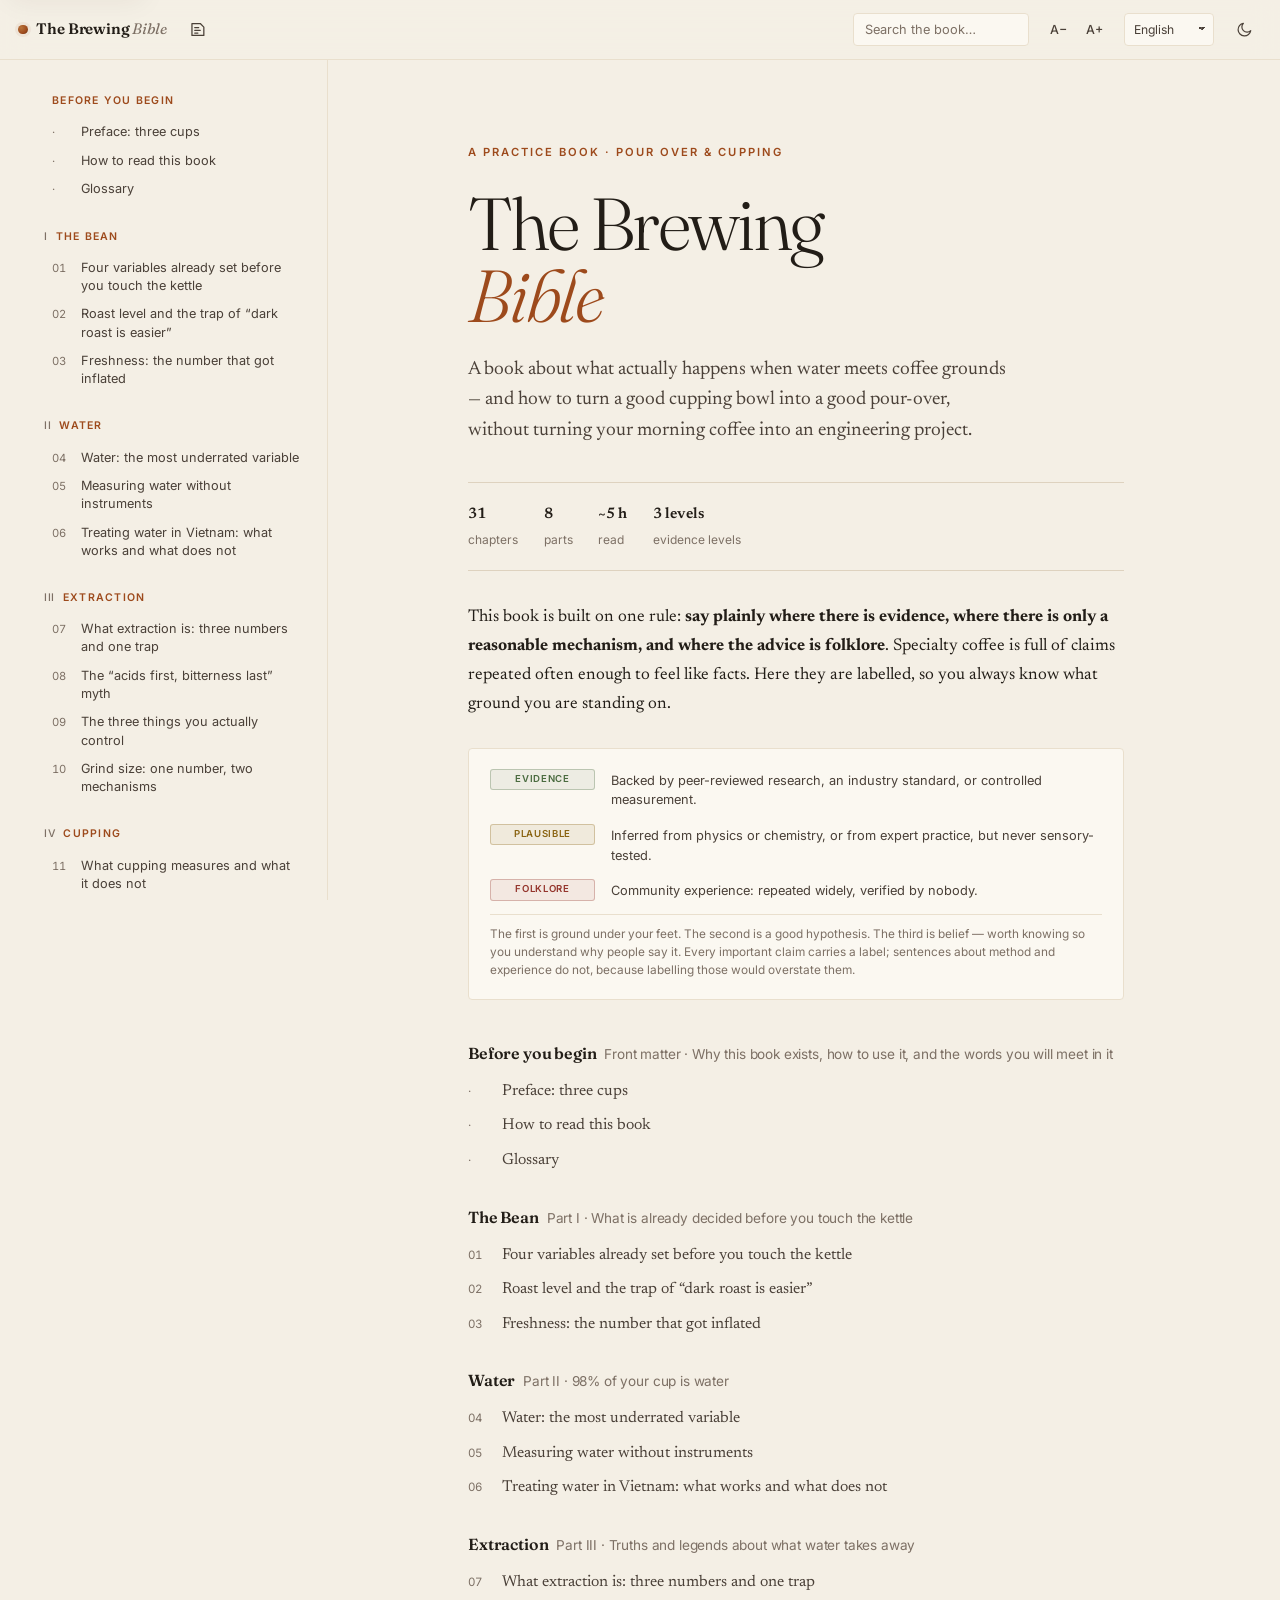
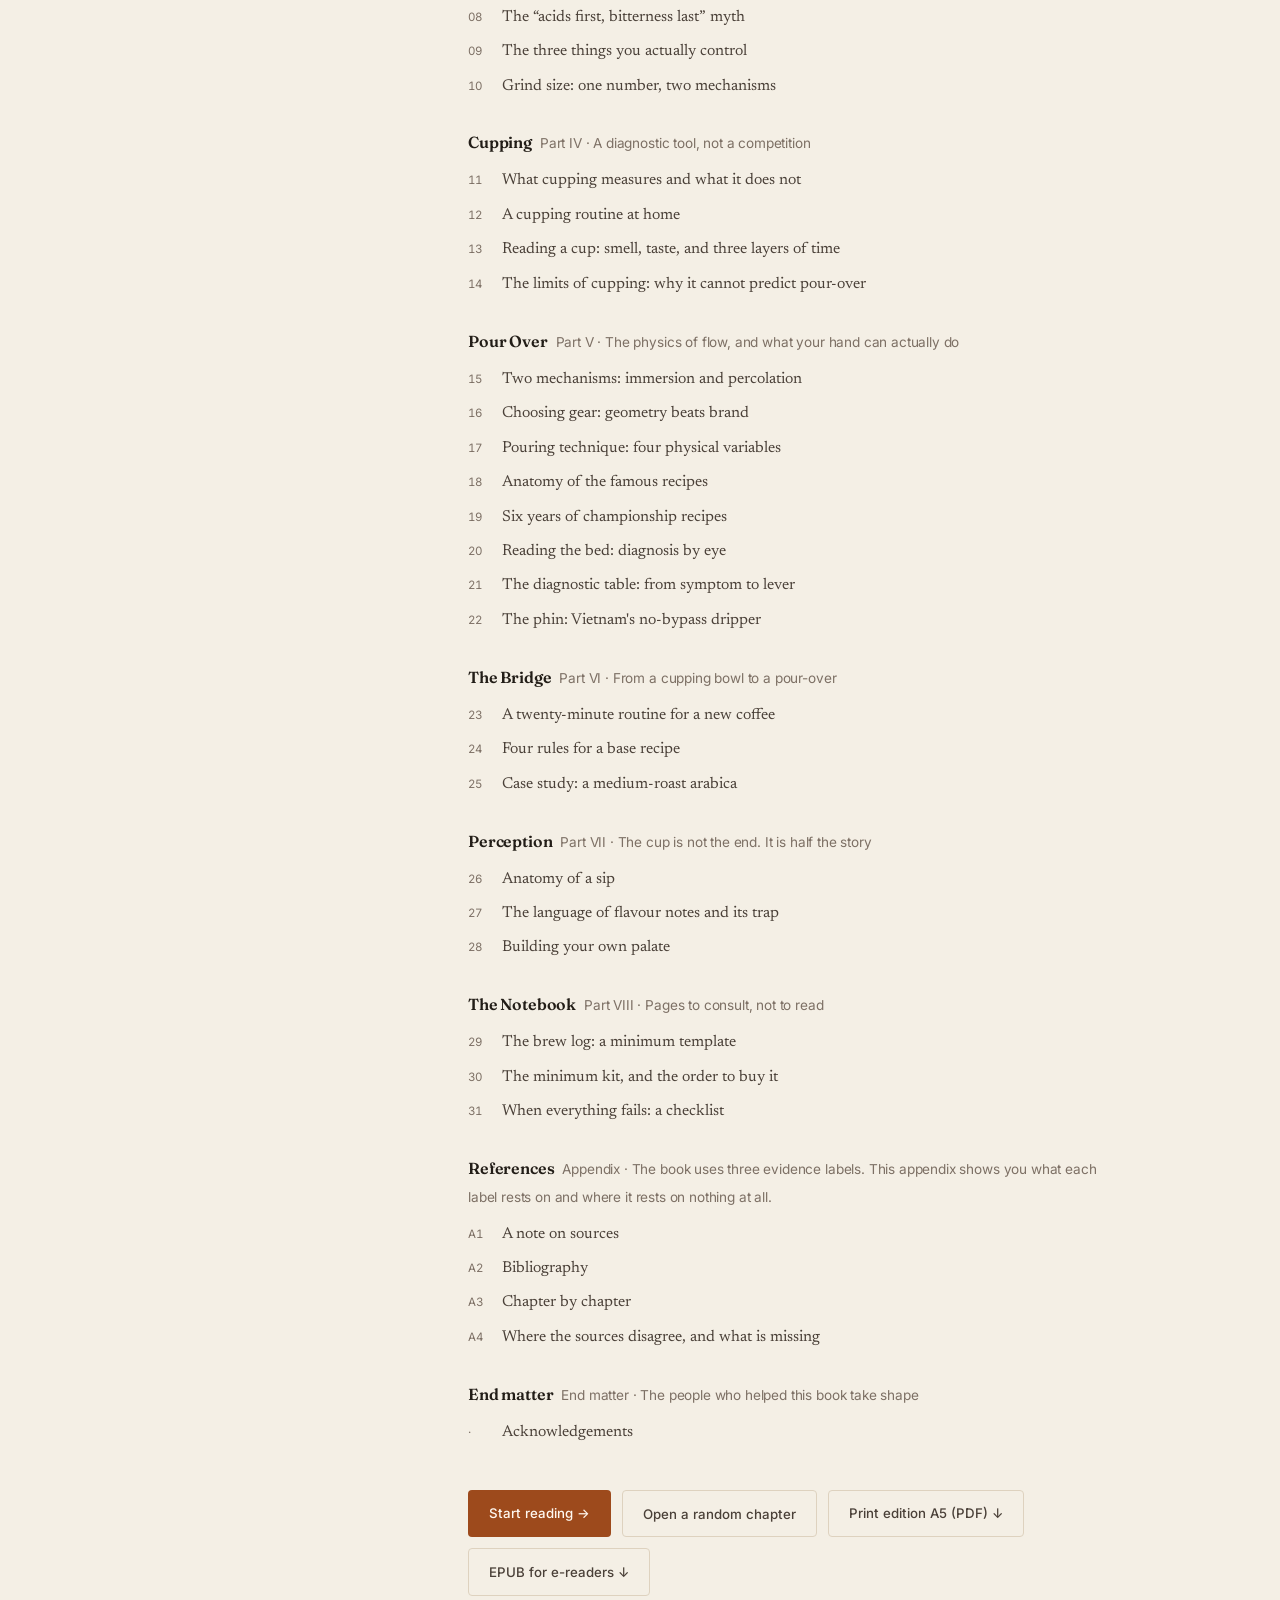
<file: index.html>
<!DOCTYPE html>
<html lang="vi" data-theme="light">
<head>
<meta charset="utf-8">
<meta name="viewport" content="width=device-width, initial-scale=1">
<title>The Brewing Bible — Pour Over &amp; Cupping</title>
<meta name="description" content="The Brewing Bible — một cuốn sách đầy đủ về pour over và cupping: nước, chiết xuất, kỹ thuật rót, đọc bã, và cách biến một ly cupping thành một ly pour-over.">

<!-- Ba ngôn ngữ dùng chung một URL, phân biệt bằng ?lang=. Không có mấy
     thẻ này thì máy tìm kiếm coi ba bản là ba trang khác nhau và không biết
     bản nào là gốc — bản gốc là tiếng Việt. -->
<link rel="canonical" href="https://jajajou.github.io/brewing-bible/">
<link rel="alternate" hreflang="vi" href="https://jajajou.github.io/brewing-bible/">
<link rel="alternate" hreflang="en" href="https://jajajou.github.io/brewing-bible/?lang=en">
<link rel="alternate" hreflang="ja" href="https://jajajou.github.io/brewing-bible/?lang=ja">
<link rel="alternate" hreflang="x-default" href="https://jajajou.github.io/brewing-bible/">

<!-- Chia sẻ: không có mấy thẻ này thì link gửi qua Zalo, Messenger hay X
     ra một khung trắng. Ảnh 1200×630 dựng bằng chính bảng màu của sách. -->
<meta property="og:type" content="website">
<meta property="og:site_name" content="The Brewing Bible">
<meta property="og:title" content="The Brewing Bible — Pour Over &amp; Cupping">
<meta property="og:description" content="Một cuốn sách thực hành về pour over và cupping: nước, chiết xuất, kỹ thuật rót, đọc bã — mọi khẳng định quan trọng được đánh dấu theo ba mức bằng chứng.">
<meta property="og:url" content="https://jajajou.github.io/brewing-bible/">
<meta property="og:image" content="https://jajajou.github.io/brewing-bible/og.png">
<meta property="og:image:type" content="image/png">
<meta property="og:image:width" content="1200">
<meta property="og:image:height" content="630">
<meta property="og:image:alt" content="Bìa sách The Brewing Bible — Pour Over &amp; Cupping">
<meta property="og:locale" content="vi_VN">
<meta property="og:locale:alternate" content="en_US">
<meta property="og:locale:alternate" content="ja_JP">

<meta name="twitter:card" content="summary_large_image">
<meta name="twitter:title" content="The Brewing Bible — Pour Over &amp; Cupping">
<meta name="twitter:description" content="Một cuốn sách thực hành về pour over và cupping, mọi khẳng định quan trọng đánh dấu theo ba mức bằng chứng.">
<meta name="twitter:image" content="https://jajajou.github.io/brewing-bible/og.png">
<meta name="twitter:image:alt" content="Bìa sách The Brewing Bible — Pour Over &amp; Cupping">
<link rel="preconnect" href="https://fonts.googleapis.com">
<link rel="preconnect" href="https://fonts.gstatic.com" crossorigin>
<link href="https://fonts.googleapis.com/css2?family=Fraunces:opsz,wght@9..144,300;9..144,400;9..144,600;9..144,800&family=Newsreader:ital,opsz,wght@0,6..72,300;0,6..72,400;0,6..72,500;1,6..72,400&family=Inter:wght@400;500;600&display=swap" rel="stylesheet">
<link rel="stylesheet" href="styles.css?v=c988747">
</head>
<body>

<!-- Tab đầu tiên phải là "bỏ qua mục lục": người dùng bàn phím không nên
     phải đi qua 33 liên kết chương trước khi tới được nội dung. -->
<a class="skip" href="#main" id="skipLink">Bỏ qua tới nội dung</a>

<div class="progress-rail"><div class="progress-bar" id="progressBar"></div></div>

<header class="topbar">
  <button class="icon-btn drawer-toggle" id="drawerToggle" aria-label="Mục lục">
    <svg viewBox="0 0 24 24" width="20" height="20" aria-hidden="true"><path d="M3 6h18M3 12h18M3 18h18" stroke="currentColor" stroke-width="1.6" fill="none" stroke-linecap="round"/></svg>
  </button>

  <a class="brand" href="#/" id="brandLink">
    <span class="brand-mark" aria-hidden="true"></span>
    <span class="brand-text">The Brewing <em>Bible</em></span>
  </a>

  <a class="icon-btn" href="journal.html" title="Nhật ký pha" aria-label="Nhật ký pha">
    <svg viewBox="0 0 24 24" width="19" height="19" aria-hidden="true"><path d="M5 4.5h10.5L20 9v10.5H5z" stroke="currentColor" stroke-width="1.6" fill="none" stroke-linejoin="round"/><path d="M8.5 9.5h5M8.5 13h7M8.5 16.5h4" stroke="currentColor" stroke-width="1.6" stroke-linecap="round"/></svg>
  </a>

  <div class="topbar-spacer"></div>

  <div class="search-wrap">
    <input type="search" id="searchInput" class="search-input" placeholder="Tìm trong sách…" aria-label="Tìm trong sách" autocomplete="off">
    <div class="search-results" id="searchResults" hidden></div>
  </div>

  <div class="font-ctl" role="group" aria-label="Cỡ chữ">
    <button class="icon-btn" id="fontDown" aria-label="Chữ nhỏ hơn">A−</button>
    <button class="icon-btn" id="fontUp" aria-label="Chữ lớn hơn">A+</button>
  </div>

  <select class="lang-select" id="langSelect" aria-label="Ngôn ngữ / Language / 言語">
    <option value="vi" lang="vi" data-short="VI">Tiếng Việt</option>
    <option value="en" lang="en" data-short="EN">English</option>
    <option value="ja" lang="ja" data-short="日本語">日本語</option>
  </select>

  <button class="icon-btn" id="themeToggle" aria-label="Đổi giao diện sáng/tối">
    <svg viewBox="0 0 24 24" width="18" height="18" aria-hidden="true"><path d="M21 12.8A8.5 8.5 0 1 1 11.2 3a6.6 6.6 0 0 0 9.8 9.8Z" stroke="currentColor" stroke-width="1.6" fill="none" stroke-linejoin="round"/></svg>
  </button>
</header>

<div class="shell">

  <aside class="sidebar" id="sidebar">
    <nav class="toc" id="toc" aria-label="Mục lục"></nav>
    <div class="sidebar-foot">
      <div class="read-stat" id="readStat"></div>
    </div>
  </aside>

  <div class="scrim" id="scrim"></div>

  <main class="main" id="main" tabindex="-1">
    <article class="page" id="page"></article>
    <nav class="pager" id="pager" aria-label="Chuyển chương"></nav>
  </main>

</div>

<script src="content/part-0.js?v=c988747"></script>
<script src="content/part-1.js?v=c988747"></script>
<script src="content/part-2.js?v=c988747"></script>
<script src="content/part-3.js?v=c988747"></script>
<script src="content/part-4.js?v=c988747"></script>
<script src="content/part-5.js?v=c988747"></script>
<script src="content/part-6.js?v=c988747"></script>
<script src="content/part-7.js?v=c988747"></script>
<script src="content/part-8.js?v=c988747"></script>
<script src="content/part-9.js?v=c988747"></script>
<script src="content/part-10.js?v=c988747"></script>
<script src="i18n.js?v=c988747"></script>
<script src="figures-plates.js?v=c988747"></script>
<script src="figures.js?v=c988747"></script>
<script src="search.js?v=c988747"></script>
<script src="book.js?v=c988747"></script>
</body>
</html>
</file>
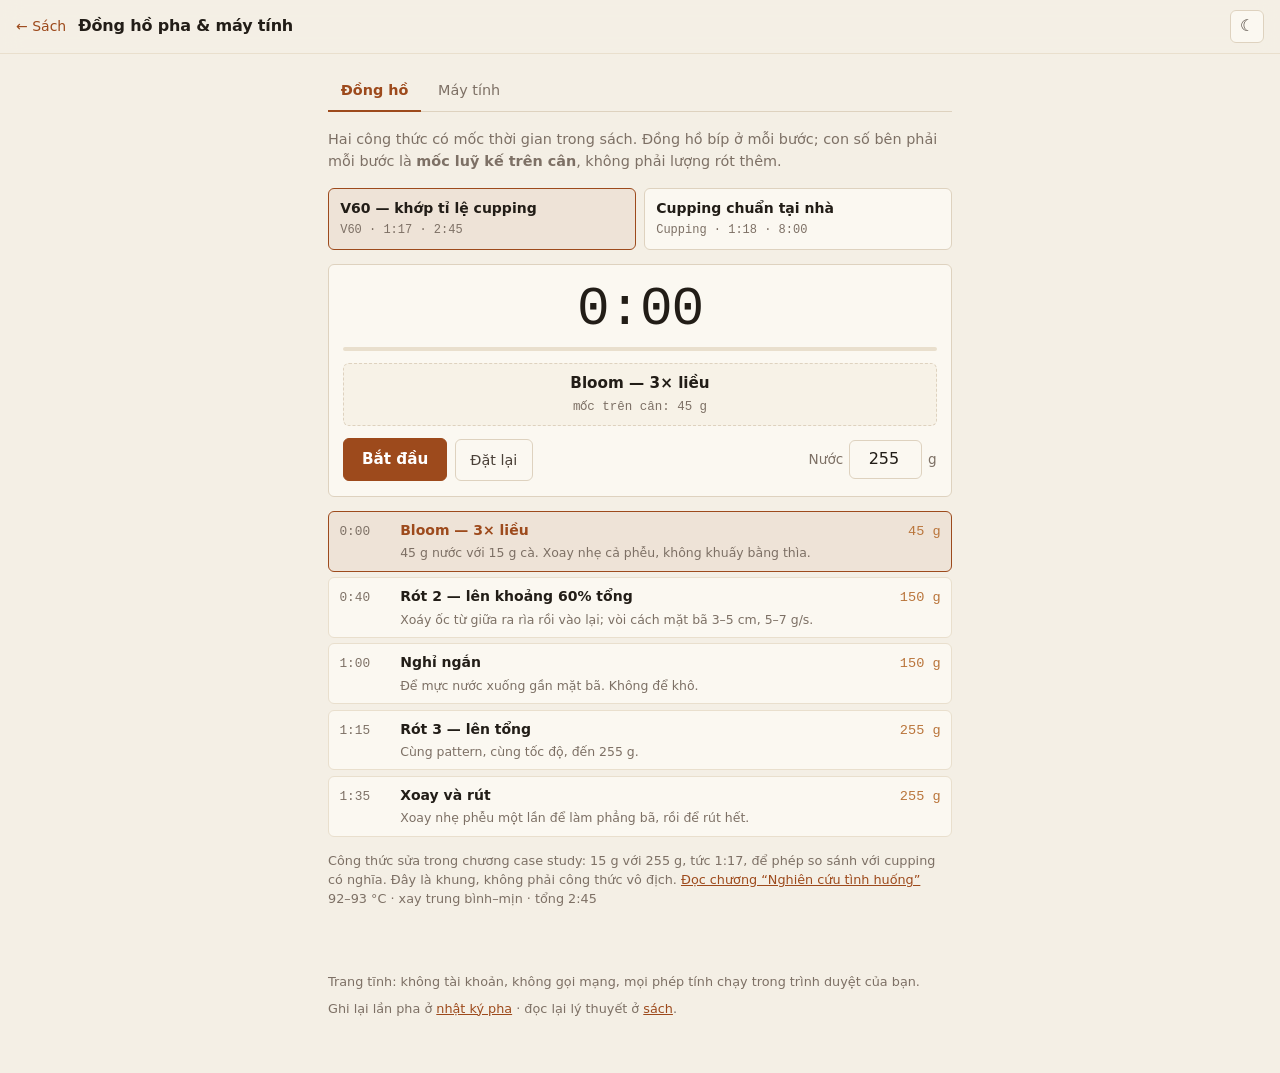
<file: brew.html>
<!DOCTYPE html>
<html lang="vi" data-theme="light">
<head>
<meta charset="utf-8">
<meta name="viewport" content="width=device-width, initial-scale=1, viewport-fit=cover">
<title>Đồng hồ pha &amp; máy tính — The Brewing Bible</title>
<meta name="description" content="Đồng hồ đếm theo đúng mốc thời gian của hai công thức trong sách, kèm máy tính tỉ lệ và mức chiết EY từ TDS. Trang tĩnh, không tài khoản, không gọi mạng.">
<meta name="theme-color" content="#9d4a1c">
<link rel="canonical" href="https://jajajou.github.io/brewing-bible/brew.html">
<link rel="icon" href="icon.svg" type="image/svg+xml">
<style>
/* Trang đồng hồ — cùng bảng màu với sách và trang nhật ký, nhưng tự chứa:
   mở trong bếp, một tay, mạng chập chờn. Font hệ thống vì thế. */
:root{
  --bg:#f4efe5; --surface:#fbf8f1; --surface-2:#f7f2e7;
  --ink:#221d17; --ink-2:#4a4038; --muted:#7d7065;
  --rule:#ded2bf; --rule-soft:#e9dfcd;
  --accent:#9d4a1c; --accent-2:#b9743a; --accent-wash:rgba(157,74,28,.07);
  --bad:#94352c; --ok:#4a6b3f; --warn:#8a6414;
  --radius:6px;
  --font-ui: -apple-system, BlinkMacSystemFont, "Segoe UI", Roboto, system-ui, sans-serif;
  --font-mono: ui-monospace, "SF Mono", "Cascadia Mono", Menlo, Consolas, monospace;
}
html[data-theme="dark"]{
  --bg:#14120e; --surface:#1b1813; --surface-2:#221e18;
  --ink:#efe7d8; --ink-2:#c8bcab; --muted:#9a8d7e;
  --rule:#352e24; --rule-soft:#2a241c;
  --accent:#d98a56; --accent-2:#c99862; --accent-wash:rgba(217,138,86,.1);
  --bad:#d97a6f; --ok:#8fb47e; --warn:#d8b25e;
}
*, *::before, *::after{ box-sizing: border-box; }
[hidden]{ display: none !important; }
html{ -webkit-text-size-adjust: 100%; }
body{
  margin: 0; background: var(--bg); color: var(--ink);
  font-family: var(--font-ui); font-size: 16px; line-height: 1.55;
  -webkit-font-smoothing: antialiased;
  padding-bottom: env(safe-area-inset-bottom);
}
a{ color: var(--accent); }

/* ---------- thanh trên ---------- */
.top{
  position: sticky; top: 0; z-index: 5;
  display: flex; align-items: center; gap: .75rem;
  padding: .6rem 1rem;
  background: color-mix(in srgb, var(--bg) 88%, transparent);
  backdrop-filter: blur(10px);
  border-bottom: 1px solid var(--rule-soft);
}
.top h1{ margin: 0; font-size: 1rem; font-weight: 600; letter-spacing: -.01em; flex: 1 1 auto; }
.back{ color: var(--accent); text-decoration: none; font-size: .875rem; display: inline-flex; gap: .3rem; }
.back:hover{ text-decoration: underline; }
#themeToggle{
  border: 1px solid var(--rule); background: var(--surface); color: var(--ink-2);
  border-radius: var(--radius); width: 2.1rem; height: 2.1rem; cursor: pointer;
  font-size: 1rem; line-height: 1; display: grid; place-items: center;
}

main{ max-width: 41rem; margin: 0 auto; padding: 1rem 1rem 4rem; }
.lede{ color: var(--muted); font-size: .9rem; margin: 0 0 1rem; }
.muted{ color: var(--muted); }

/* ---------- tab ---------- */
.tabs{ display: flex; gap: .25rem; border-bottom: 1px solid var(--rule); margin-bottom: 1rem; }
.tabs button{
  appearance: none; border: 0; background: none; cursor: pointer;
  font: inherit; font-size: .9rem; padding: .55rem .8rem; color: var(--muted);
  border-bottom: 2px solid transparent; margin-bottom: -1px;
}
.tabs button[aria-selected="true"]{ color: var(--accent); border-bottom-color: var(--accent); font-weight: 600; }

/* ---------- chọn công thức ---------- */
.picks{ display: grid; grid-template-columns: 1fr 1fr; gap: .5rem; margin-bottom: .9rem; }
@media (max-width: 420px){ .picks{ grid-template-columns: 1fr; } }
.pick{
  text-align: left; cursor: pointer; font: inherit;
  background: var(--surface); color: var(--ink-2);
  border: 1px solid var(--rule); border-radius: var(--radius);
  padding: .55rem .7rem; display: grid; gap: .1rem;
}
.pick b{ font-size: .875rem; color: var(--ink); font-weight: 600; }
.pick span{ font-size: .75rem; color: var(--muted); font-family: var(--font-mono); }
.pick.on{ border-color: var(--accent); background: var(--accent-wash); }

/* ---------- đồng hồ ---------- */
.card{
  background: var(--surface); border: 1px solid var(--rule);
  border-radius: var(--radius); padding: .9rem; margin-bottom: .9rem;
}
.clock{
  font-family: var(--font-mono); font-variant-numeric: tabular-nums;
  font-size: 3.4rem; line-height: 1; letter-spacing: -.02em;
  text-align: center; color: var(--ink); margin: .2rem 0 .6rem;
}
.is-running .clock{ color: var(--accent); }
.bar{ height: 4px; background: var(--rule-soft); border-radius: 999px; overflow: hidden; margin-bottom: .75rem; }
.bar > div{ height: 100%; width: 0; background: var(--accent); transition: width .18s linear; }
.now{
  display: grid; gap: .15rem; text-align: center;
  padding: .5rem; background: var(--surface-2); border-radius: var(--radius);
  border: 1px dashed var(--rule); margin-bottom: .75rem;
}
.now b{ font-size: .95rem; }
.now span{ font-size: .78rem; color: var(--muted); font-family: var(--font-mono); }

.row{ display: flex; flex-wrap: wrap; align-items: center; gap: .5rem; }
.row .grow{ flex: 1 1 auto; }
button.primary{
  font: inherit; font-size: .95rem; font-weight: 600; cursor: pointer;
  background: var(--accent); color: #fff; border: 1px solid var(--accent);
  border-radius: var(--radius); padding: .55rem 1.1rem;
}
button.primary:disabled{ opacity: .5; cursor: default; }
button.ghost{
  font: inherit; font-size: .9rem; cursor: pointer;
  background: var(--surface); color: var(--ink-2);
  border: 1px solid var(--rule); border-radius: var(--radius); padding: .55rem .9rem;
}
.water{ display: inline-flex; align-items: center; gap: .35rem; font-size: .85rem; color: var(--muted); margin-left: auto; }
.water input{
  width: 4.6rem; font: inherit; font-size: 16px; padding: .4rem .45rem;
  color: var(--ink); background: var(--surface);
  border: 1px solid var(--rule); border-radius: var(--radius);
  text-align: right; -webkit-appearance: none; appearance: none;
}
input:focus-visible, button:focus-visible, .pick:focus-visible{
  outline: 2px solid var(--accent); outline-offset: 1px;
}

/* ---------- các bước ---------- */
ol.steps{ list-style: none; margin: 0 0 .9rem; padding: 0; display: grid; gap: .35rem; }
.step{
  width: 100%; text-align: left; cursor: pointer; font: inherit;
  display: grid; grid-template-columns: 3.2rem 1fr auto; gap: .6rem; align-items: baseline;
  background: var(--surface); color: var(--ink-2);
  border: 1px solid var(--rule-soft); border-radius: var(--radius);
  padding: .5rem .65rem;
}
.step .t{ font-family: var(--font-mono); font-size: .8rem; color: var(--muted); }
.step .body{ display: grid; gap: .1rem; }
.step .body b{ font-size: .875rem; font-weight: 600; color: var(--ink); }
.step .body i{ font-style: normal; font-size: .78rem; color: var(--muted); }
.step .w{ font-family: var(--font-mono); font-size: .85rem; color: var(--accent-2); }
.step.on{ border-color: var(--accent); background: var(--accent-wash); }
.step.on .body b{ color: var(--accent); }
.note{ font-size: .8rem; color: var(--muted); margin: .2rem 0 0; line-height: 1.5; }
.note a{ color: var(--accent); }

/* ---------- máy tính ---------- */
h2{ font-size: .78rem; letter-spacing: .09em; text-transform: uppercase; color: var(--muted); margin: 0 0 .6rem; font-weight: 600; }
.fields{ display: grid; grid-template-columns: repeat(3, 1fr); gap: .6rem; }
@media (max-width: 420px){ .fields{ grid-template-columns: 1fr 1fr; } }
.fields.two{ grid-template-columns: 1fr 1fr; }
label.f{ display: block; font-size: .78rem; color: var(--muted); }
label.f input{
  display: block; width: 100%; margin-top: .15rem;
  font: inherit; font-size: 16px; padding: .5rem .55rem;
  color: var(--ink); background: var(--surface);
  border: 1px solid var(--rule); border-radius: var(--radius);
  -webkit-appearance: none; appearance: none;
}
.out{
  margin: .7rem 0 0; padding: .55rem .65rem; border-radius: var(--radius);
  background: var(--surface-2); font-family: var(--font-mono); font-size: .9rem;
  color: var(--ink-2); font-variant-numeric: tabular-nums;
}
.out.big{ font-size: 2rem; text-align: center; color: var(--accent); margin-top: .8rem; }
.hint{ font-size: .78rem; color: var(--muted); margin: 0 0 .6rem; }
.zone{ font-size: .8rem; color: var(--ink-2); margin: .45rem 0 0; }
.zone.tot b{ color: var(--ok); }
.zone.thieu b, .zone.du b{ color: var(--bad); }
.zone.thap b, .zone.cao b{ color: var(--warn); }

footer{ max-width: 41rem; margin: 0 auto; padding: 0 1rem 3rem; font-size: .8rem; color: var(--muted); }
footer p{ margin: 0 0 .4rem; }
</style>
</head>
<body>

<header class="top">
  <a class="back" href="index.html" title="Về sách">← Sách</a>
  <h1>Đồng hồ pha &amp; máy tính</h1>
  <button id="themeToggle" aria-label="Đổi giao diện sáng/tối">☾</button>
</header>

<main>
  <nav class="tabs" role="tablist" aria-label="Công cụ">
    <button role="tab" id="tabTimer" data-tab="timer" aria-selected="true" aria-controls="panel-timer">Đồng hồ</button>
    <button role="tab" id="tabCalc" data-tab="calc" aria-selected="false" aria-controls="panel-calc" tabindex="-1">Máy tính</button>
  </nav>

  <section id="panel-timer" role="tabpanel" aria-labelledby="tabTimer">
    <p class="lede">Hai công thức có mốc thời gian trong sách. Đồng hồ bíp ở mỗi bước; con số bên phải mỗi bước là <b>mốc luỹ kế trên cân</b>, không phải lượng rót thêm.</p>

    <div class="picks" id="recipePick"></div>

    <div class="card">
      <div class="clock" id="clock" aria-hidden="true">0:00</div>
      <div class="bar" aria-hidden="true"><div id="bar"></div></div>
      <div class="now" id="now" aria-live="polite"></div>
      <div class="row">
        <button class="primary" id="startBtn">Bắt đầu</button>
        <button class="ghost" id="resetBtn">Đặt lại</button>
        <label class="water">Nước <input id="waterIn" type="number" inputmode="numeric" step="1" min="50" max="2000" aria-label="Tổng nước, gam"> g</label>
      </div>
    </div>

    <ol class="steps" id="stepList"></ol>
    <p class="note" id="recipeNote"></p>
  </section>

  <section id="panel-calc" role="tabpanel" aria-labelledby="tabCalc" hidden>
    <div class="card">
      <h2>Tỉ lệ</h2>
      <p class="hint">Sửa ô nào cũng được — hai ô còn lại tự theo. 1:16 nghĩa là 1 g cà với 16 g nước.</p>
      <div class="fields">
        <label class="f">Cà (g)<input id="cDose" type="number" inputmode="decimal" step="0.1" min="1" value="15"></label>
        <label class="f">Nước (g)<input id="cWater" type="number" inputmode="numeric" step="1" min="20" value="255"></label>
        <label class="f">Tỉ lệ 1:<input id="cRatio" type="number" inputmode="decimal" step="0.1" min="1" value="17"></label>
      </div>
      <p class="out" id="cOut"></p>
    </div>

    <div class="card">
      <h2>Mức chiết (EY)</h2>
      <p class="hint">EY = TDS × khối lượng trong ly ÷ khối lượng cà. Nước còn lại trong bã làm EY thật thấp hơn con số này một chút — đây là số học của tỉ lệ, không phải phép đo.</p>
      <div class="fields two">
        <label class="f">TDS đo được (%)<input id="eTds" type="number" inputmode="decimal" step="0.01" min="0.1" value="1.3"></label>
        <label class="f">Trong ly (g)<input id="eYield" type="number" inputmode="numeric" step="1" min="20" value="255"></label>
      </div>
      <p class="out big" id="eOut">—</p>
      <p class="zone" id="eZone"></p>
      <p class="zone" id="tZone"></p>
    </div>

    <p class="note">Đổi tỉ lệ là đòn bẩy sạch nhất: ly đậm hơn hoặc loãng hơn, mức chiết gần như đứng yên. Muốn đổi mức chiết thì đổi cỡ xay, thời gian hoặc nhiệt — xem chương <a href="index.html#/ch-chiet-xuat">“Ba con số và một cái bẫy”</a>.</p>
  </section>
</main>

<footer>
  <p>Trang tĩnh: không tài khoản, không gọi mạng, mọi phép tính chạy trong trình duyệt của bạn.</p>
  <p>Ghi lại lần pha ở <a href="journal.html">nhật ký pha</a> · đọc lại lý thuyết ở <a href="index.html">sách</a>.</p>
</footer>

<script src="brew-core.js?v=9045801"></script>
<script src="brew.js?v=9045801"></script>
</body>
</html>
</file>
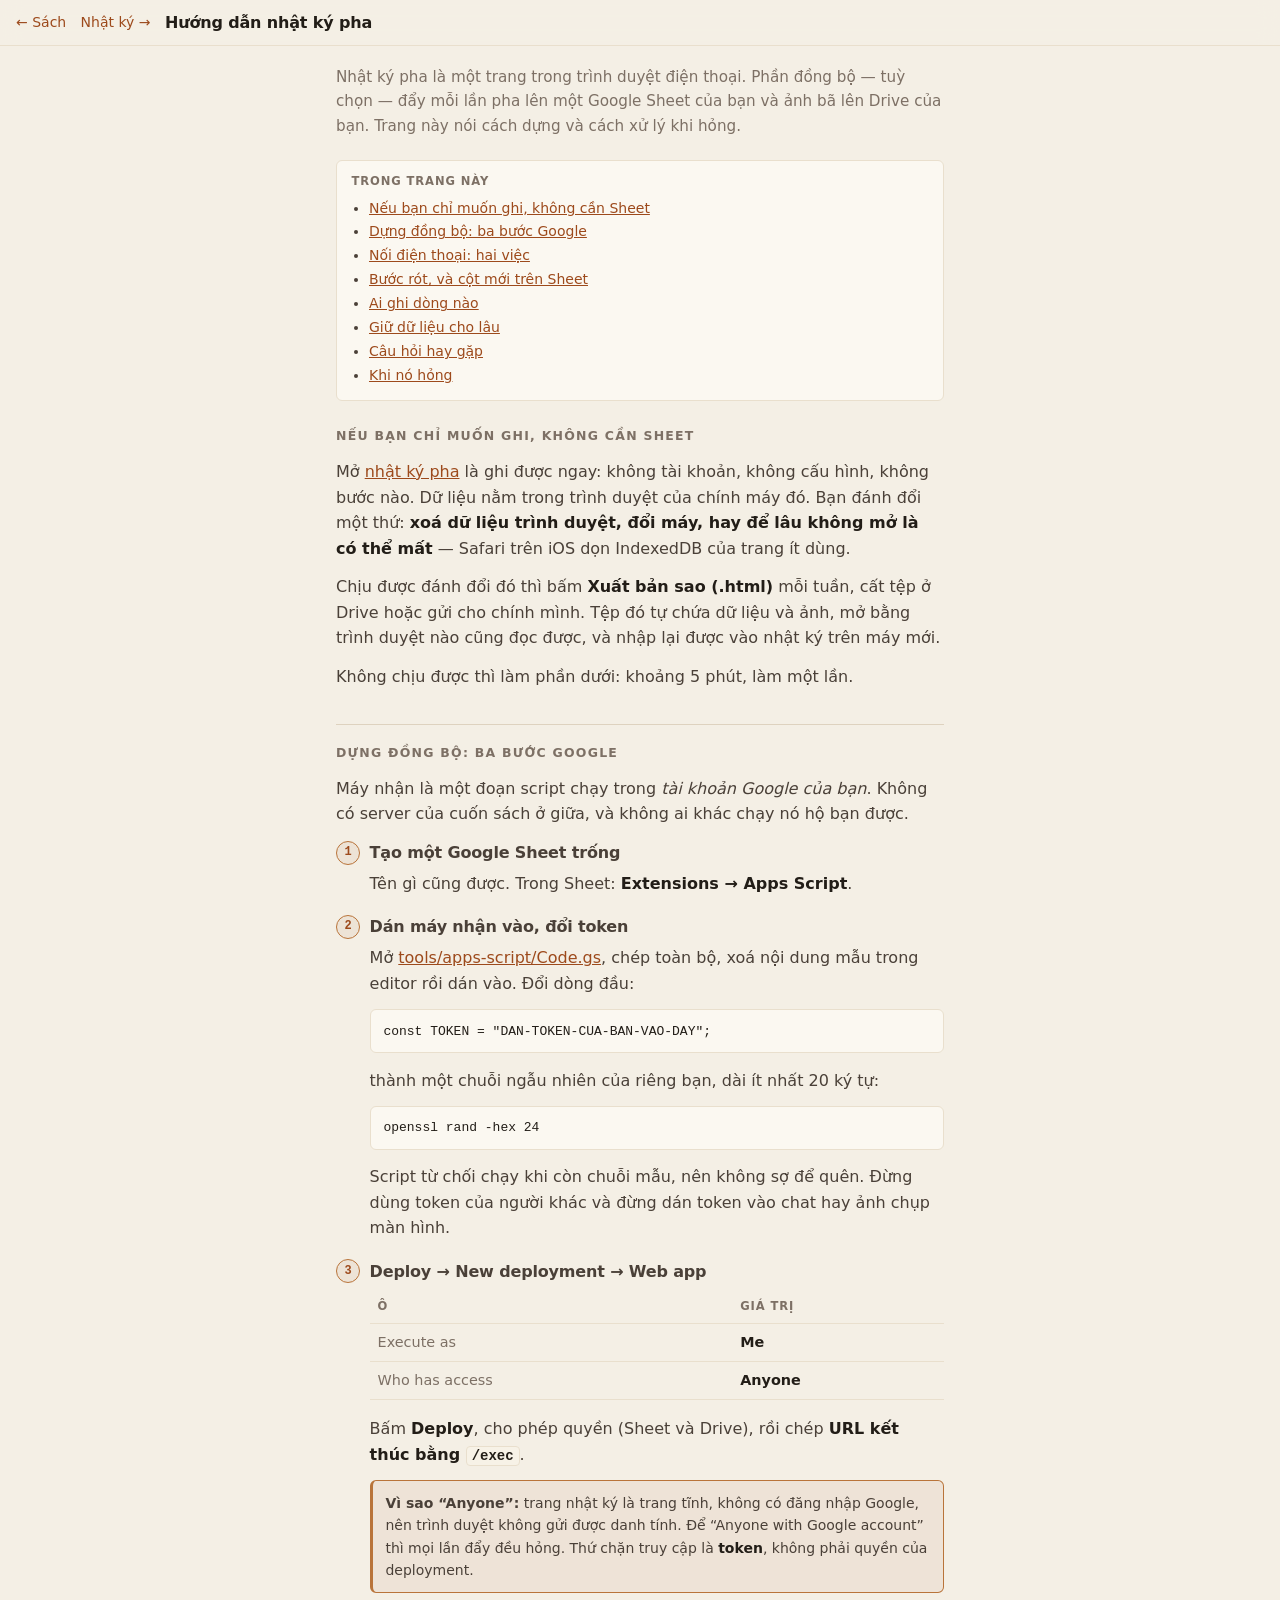
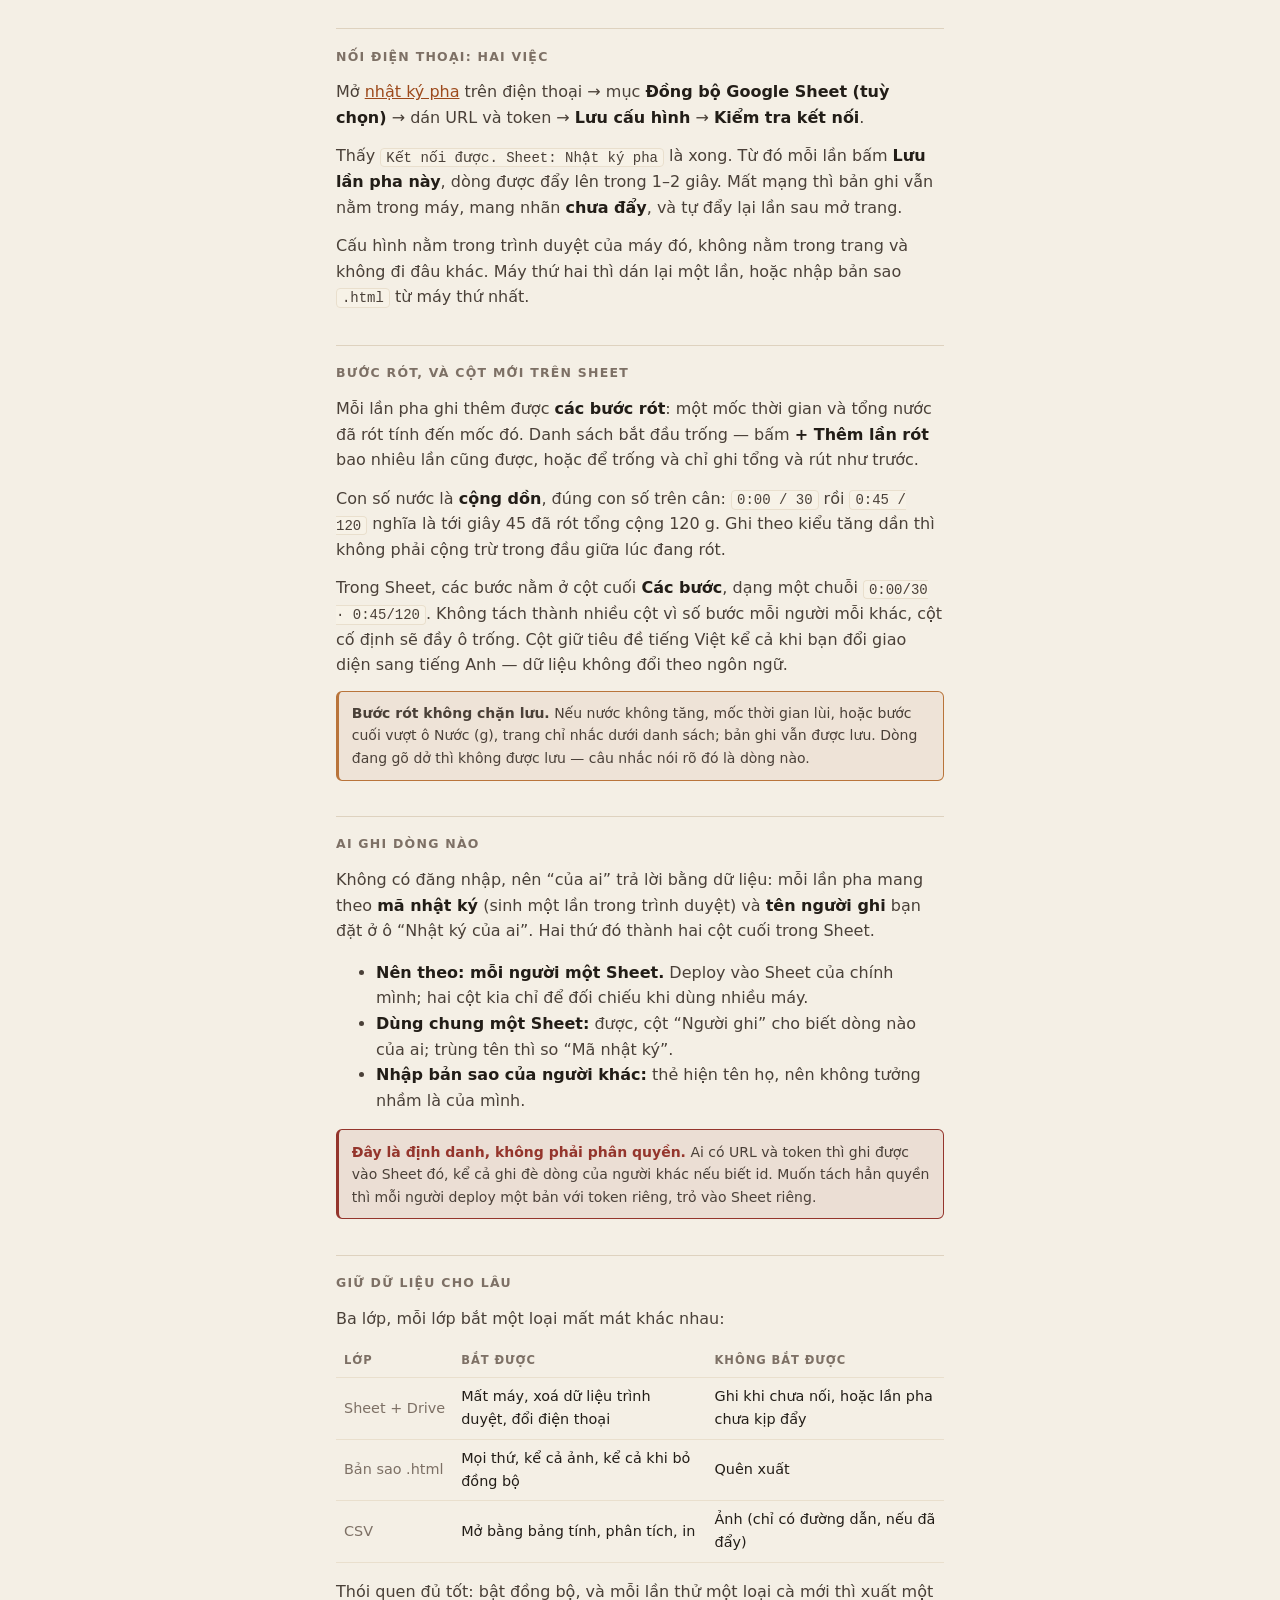
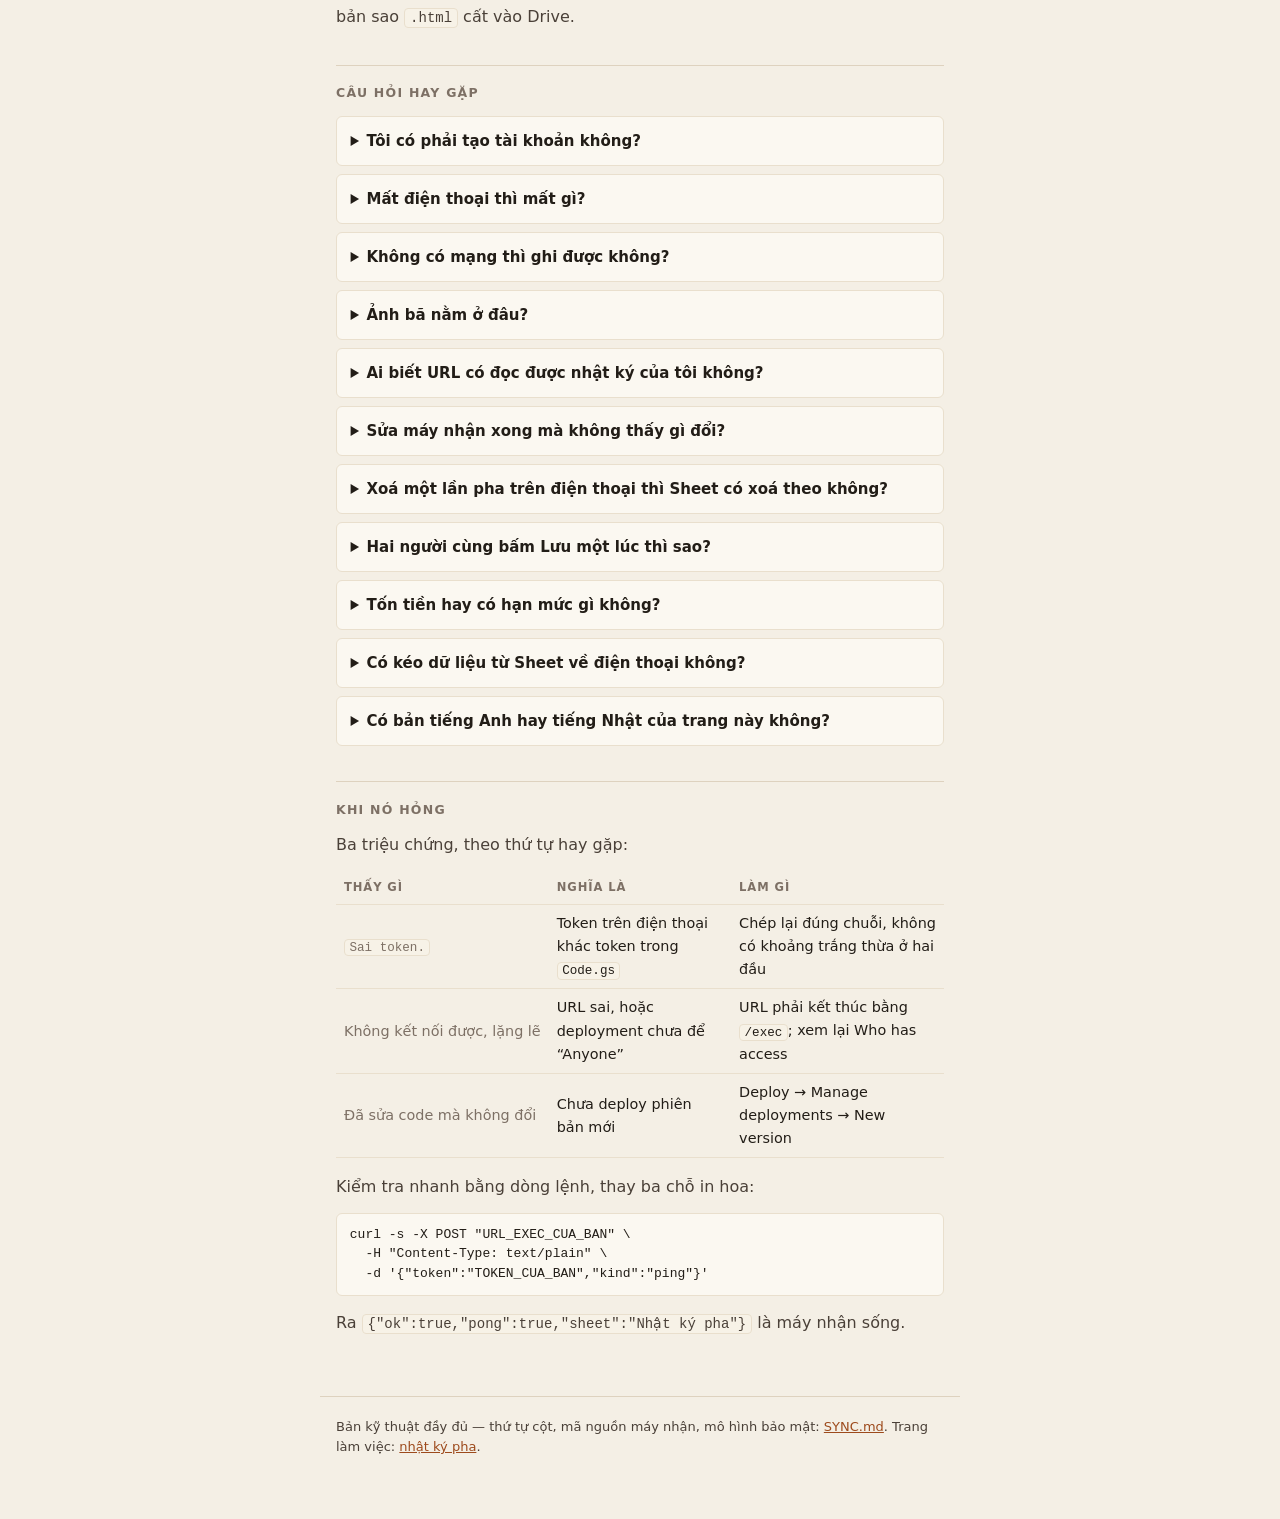
<file: guide.html>
<!DOCTYPE html>
<html lang="vi">
<head>
<meta charset="utf-8">
<meta name="viewport" content="width=device-width, initial-scale=1, viewport-fit=cover">
<title>Hướng dẫn nhật ký pha — The Brewing Bible</title>
<meta name="description" content="Dựng nhật ký pha trong 5 phút: Google Sheet, máy nhận Apps Script, nối điện thoại. Kèm câu hỏi hay gặp và cách xử lý khi hỏng.">
<meta name="theme-color" content="#9d4a1c">
<meta name="robots" content="noindex">
<link rel="icon" href="icon.svg" type="image/svg+xml">
<style>
/* Trang đọc, không phải trang làm việc: một cột, cỡ chữ thoải mái, không
   script, không font ngoài. Theo hệ màu của sách và của journal.html. */
:root{
  --bg:#f4efe5; --surface:#fbf8f1; --surface-2:#f7f2e7;
  --ink:#221d17; --ink-2:#4a4038; --muted:#7d7065;
  --rule:#ded2bf; --rule-soft:#e9dfcd;
  --accent:#9d4a1c; --accent-2:#b9743a; --accent-wash:rgba(157,74,28,.07);
  --bad:#94352c; --ok:#4a6b3f;
  --radius:6px;
  --font-ui: -apple-system, BlinkMacSystemFont, "Segoe UI", Roboto, system-ui, sans-serif;
  --font-mono: ui-monospace, "SF Mono", "Cascadia Mono", Menlo, Consolas, monospace;
}
@media (prefers-color-scheme: dark){
  :root{
    --bg:#14120e; --surface:#1b1813; --surface-2:#221e18;
    --ink:#efe7d8; --ink-2:#c8bcab; --muted:#9a8d7e;
    --rule:#352e24; --rule-soft:#2a241c;
    --accent:#d98a56; --accent-2:#c99862; --accent-wash:rgba(217,138,86,.1);
    --bad:#d97a6f; --ok:#8fb47e;
  }
}
*, *::before, *::after{ box-sizing: border-box; }
html{ -webkit-text-size-adjust: 100%; scroll-behavior: smooth; }
body{
  margin: 0; background: var(--bg); color: var(--ink);
  font-family: var(--font-ui); font-size: 16px; line-height: 1.6;
  -webkit-font-smoothing: antialiased;
}
.top{
  position: sticky; top: 0; z-index: 5;
  display: flex; align-items: center; gap: .9rem;
  padding: .6rem 1rem;
  background: color-mix(in srgb, var(--bg) 88%, transparent);
  backdrop-filter: blur(10px);
  border-bottom: 1px solid var(--rule-soft);
}
.top h1{ margin: 0; font-size: 1rem; font-weight: 600; letter-spacing: -.01em; flex: 1 1 auto; }
.top a{ color: var(--accent); text-decoration: none; font-size: .875rem; white-space: nowrap; }
.top a:hover{ text-decoration: underline; }

main{ max-width: 40rem; margin: 0 auto; padding: 1.2rem 1rem 3rem; }
.lede{ color: var(--muted); font-size: .95rem; margin: 0 0 1.4rem; }

h2{
  font-size: .78rem; letter-spacing: .1em; text-transform: uppercase;
  color: var(--muted); font-weight: 600;
  margin: 2.2rem 0 .8rem; padding-top: 1.1rem; border-top: 1px solid var(--rule);
}
h2:first-of-type{ border-top: 0; padding-top: 0; margin-top: 1.4rem; }
h3{ font-size: 1rem; margin: 1.3rem 0 .35rem; letter-spacing: -.01em; }
p{ margin: 0 0 .8rem; }
p, li{ color: var(--ink-2); }
strong{ color: var(--ink); }
a{ color: var(--accent); }
code{
  font-family: var(--font-mono); font-size: .875em;
  background: var(--surface-2); border: 1px solid var(--rule-soft);
  border-radius: 4px; padding: .05em .35em;
}
pre{
  margin: 0 0 .9rem; padding: .7rem .8rem; overflow-x: auto;
  background: var(--surface); border: 1px solid var(--rule-soft); border-radius: var(--radius);
  font-family: var(--font-mono); font-size: .8125rem; line-height: 1.5; color: var(--ink);
}
pre code{ background: none; border: 0; padding: 0; font-size: inherit; }

/* Nhãn bước: số trong vòng tròn, dùng cho cả ba bước Google lẫn hai bước điện thoại. */
.steps{ list-style: none; margin: 0 0 1rem; padding: 0; counter-reset: step; }
.steps > li{
  position: relative; margin: 0 0 1.1rem; padding-left: 2.1rem;
  counter-increment: step;
}
.steps > li::before{
  content: counter(step);
  position: absolute; left: 0; top: .05rem;
  width: 1.5rem; height: 1.5rem; border-radius: 999px;
  display: grid; place-items: center;
  font-family: var(--font-mono); font-size: .75rem; font-weight: 600;
  color: var(--accent); background: var(--accent-wash);
  border: 1px solid var(--accent-2);
}
.steps h3{ margin-top: 0; }

table{ width: 100%; border-collapse: collapse; margin: 0 0 1rem; font-size: .9rem; }
th, td{ text-align: left; padding: .45rem .5rem; border-bottom: 1px solid var(--rule-soft); }
th{ font-size: .72rem; letter-spacing: .08em; text-transform: uppercase; color: var(--muted); font-weight: 600; }
td:first-child{ color: var(--muted); white-space: nowrap; }

.note{
  margin: 0 0 1rem; padding: .65rem .8rem;
  border: 1px solid var(--accent-2); border-left-width: 3px; border-radius: var(--radius);
  background: var(--accent-wash); font-size: .875rem;
}
.warn{
  margin: 0 0 1rem; padding: .65rem .8rem;
  border: 1px solid var(--bad); border-left-width: 3px; border-radius: var(--radius);
  background: color-mix(in srgb, var(--bad) 9%, transparent); font-size: .875rem;
}
.warn b{ color: var(--bad); }

.toc{ margin: 0 0 1.6rem; padding: .7rem .9rem; background: var(--surface); border: 1px solid var(--rule-soft); border-radius: var(--radius); font-size: .875rem; }
.toc p{ margin: 0 0 .35rem; font-size: .72rem; letter-spacing: .08em; text-transform: uppercase; color: var(--muted); font-weight: 600; }
.toc ul{ margin: 0; padding-left: 1.1rem; }
.toc li{ margin: .1rem 0; }

details{
  margin: 0 0 .5rem; padding: .1rem .85rem;
  background: var(--surface); border: 1px solid var(--rule-soft); border-radius: var(--radius);
}
details[open]{ background: var(--surface-2); }
summary{
  cursor: pointer; padding: .65rem 0; font-weight: 600; color: var(--ink);
  font-size: .9375rem;
}
details[open] > summary{ color: var(--accent); }
details > :not(summary){ margin-top: 0; }
details p:last-child{ margin-bottom: .8rem; }

footer{
  max-width: 40rem; margin: 0 auto; padding: 1.2rem 1rem 3rem;
  border-top: 1px solid var(--rule); font-size: .8125rem; color: var(--muted);
}
footer a{ color: var(--accent); }
</style>
</head>
<body>

<header class="top">
  <a href="./">&larr; Sách</a>
  <a href="journal.html">Nhật ký &rarr;</a>
  <h1>Hướng dẫn nhật ký pha</h1>
</header>

<main>
  <p class="lede">Nhật ký pha là một trang trong trình duyệt điện thoại. Phần đồng bộ — tuỳ chọn — đẩy mỗi lần pha lên một Google Sheet của bạn và ảnh bã lên Drive của bạn. Trang này nói cách dựng và cách xử lý khi hỏng.</p>

  <div class="toc">
    <p>Trong trang này</p>
    <ul>
      <li><a href="#nhanh">Nếu bạn chỉ muốn ghi, không cần Sheet</a></li>
      <li><a href="#dung">Dựng đồng bộ: ba bước Google</a></li>
      <li><a href="#noi">Nối điện thoại: hai việc</a></li>
      <li><a href="#buoc">Bước rót, và cột mới trên Sheet</a></li>
      <li><a href="#ai">Ai ghi dòng nào</a></li>
      <li><a href="#giu">Giữ dữ liệu cho lâu</a></li>
      <li><a href="#hoi">Câu hỏi hay gặp</a></li>
      <li><a href="#hong">Khi nó hỏng</a></li>
    </ul>
  </div>

  <h2 id="nhanh">Nếu bạn chỉ muốn ghi, không cần Sheet</h2>
  <p>Mở <a href="journal.html">nhật ký pha</a> là ghi được ngay: không tài khoản, không cấu hình, không bước nào. Dữ liệu nằm trong trình duyệt của chính máy đó. Bạn đánh đổi một thứ: <strong>xoá dữ liệu trình duyệt, đổi máy, hay để lâu không mở là có thể mất</strong> — Safari trên iOS dọn IndexedDB của trang ít dùng.</p>
  <p>Chịu được đánh đổi đó thì bấm <strong>Xuất bản sao (.html)</strong> mỗi tuần, cất tệp ở Drive hoặc gửi cho chính mình. Tệp đó tự chứa dữ liệu và ảnh, mở bằng trình duyệt nào cũng đọc được, và nhập lại được vào nhật ký trên máy mới.</p>
  <p>Không chịu được thì làm phần dưới: khoảng 5 phút, làm một lần.</p>

  <h2 id="dung">Dựng đồng bộ: ba bước Google</h2>
  <p>Máy nhận là một đoạn script chạy trong <em>tài khoản Google của bạn</em>. Không có server của cuốn sách ở giữa, và không ai khác chạy nó hộ bạn được.</p>

  <ol class="steps">
    <li>
      <h3>Tạo một Google Sheet trống</h3>
      <p>Tên gì cũng được. Trong Sheet: <strong>Extensions → Apps Script</strong>.</p>
    </li>
    <li>
      <h3>Dán máy nhận vào, đổi token</h3>
      <p>Mở <a href="tools/apps-script/Code.gs">tools/apps-script/Code.gs</a>, chép toàn bộ, xoá nội dung mẫu trong editor rồi dán vào. Đổi dòng đầu:</p>
      <pre><code>const TOKEN = "DAN-TOKEN-CUA-BAN-VAO-DAY";</code></pre>
      <p>thành một chuỗi ngẫu nhiên của riêng bạn, dài ít nhất 20 ký tự:</p>
      <pre><code>openssl rand -hex 24</code></pre>
      <p>Script từ chối chạy khi còn chuỗi mẫu, nên không sợ để quên. Đừng dùng token của người khác và đừng dán token vào chat hay ảnh chụp màn hình.</p>
    </li>
    <li>
      <h3>Deploy → New deployment → Web app</h3>
      <table>
        <tr><th>Ô</th><th>Giá trị</th></tr>
        <tr><td>Execute as</td><td><strong>Me</strong></td></tr>
        <tr><td>Who has access</td><td><strong>Anyone</strong></td></tr>
      </table>
      <p>Bấm <strong>Deploy</strong>, cho phép quyền (Sheet và Drive), rồi chép <strong>URL kết thúc bằng <code>/exec</code></strong>.</p>
      <p class="note"><b>Vì sao “Anyone”:</b> trang nhật ký là trang tĩnh, không có đăng nhập Google, nên trình duyệt không gửi được danh tính. Để “Anyone with Google account” thì mọi lần đẩy đều hỏng. Thứ chặn truy cập là <strong>token</strong>, không phải quyền của deployment.</p>
    </li>
  </ol>

  <h2 id="noi">Nối điện thoại: hai việc</h2>
  <p>Mở <a href="journal.html">nhật ký pha</a> trên điện thoại → mục <strong>Đồng bộ Google Sheet (tuỳ chọn)</strong> → dán URL và token → <strong>Lưu cấu hình</strong> → <strong>Kiểm tra kết nối</strong>.</p>
  <p>Thấy <code>Kết nối được. Sheet: Nhật ký pha</code> là xong. Từ đó mỗi lần bấm <strong>Lưu lần pha này</strong>, dòng được đẩy lên trong 1–2 giây. Mất mạng thì bản ghi vẫn nằm trong máy, mang nhãn <strong>chưa đẩy</strong>, và tự đẩy lại lần sau mở trang.</p>
  <p>Cấu hình nằm trong trình duyệt của máy đó, không nằm trong trang và không đi đâu khác. Máy thứ hai thì dán lại một lần, hoặc nhập bản sao <code>.html</code> từ máy thứ nhất.</p>

  <h2 id="buoc">Bước rót, và cột mới trên Sheet</h2>
  <p>Mỗi lần pha ghi thêm được <strong>các bước rót</strong>: một mốc thời gian và tổng nước đã rót tính đến mốc đó. Danh sách bắt đầu trống — bấm <strong>+ Thêm lần rót</strong> bao nhiêu lần cũng được, hoặc để trống và chỉ ghi tổng và rút như trước.</p>
  <p>Con số nước là <strong>cộng dồn</strong>, đúng con số trên cân: <code>0:00 / 30</code> rồi <code>0:45 / 120</code> nghĩa là tới giây 45 đã rót tổng cộng 120 g. Ghi theo kiểu tăng dần thì không phải cộng trừ trong đầu giữa lúc đang rót.</p>
  <p>Trong Sheet, các bước nằm ở cột cuối <strong>Các bước</strong>, dạng một chuỗi <code>0:00/30 · 0:45/120</code>. Không tách thành nhiều cột vì số bước mỗi người mỗi khác, cột cố định sẽ đầy ô trống. Cột giữ tiêu đề tiếng Việt kể cả khi bạn đổi giao diện sang tiếng Anh — dữ liệu không đổi theo ngôn ngữ.</p>
  <p class="note"><b>Bước rót không chặn lưu.</b> Nếu nước không tăng, mốc thời gian lùi, hoặc bước cuối vượt ô Nước (g), trang chỉ nhắc dưới danh sách; bản ghi vẫn được lưu. Dòng đang gõ dở thì không được lưu — câu nhắc nói rõ đó là dòng nào.</p>

  <h2 id="ai">Ai ghi dòng nào</h2>
  <p>Không có đăng nhập, nên “của ai” trả lời bằng dữ liệu: mỗi lần pha mang theo <strong>mã nhật ký</strong> (sinh một lần trong trình duyệt) và <strong>tên người ghi</strong> bạn đặt ở ô “Nhật ký của ai”. Hai thứ đó thành hai cột cuối trong Sheet.</p>
  <ul>
    <li><strong>Nên theo: mỗi người một Sheet.</strong> Deploy vào Sheet của chính mình; hai cột kia chỉ để đối chiếu khi dùng nhiều máy.</li>
    <li><strong>Dùng chung một Sheet:</strong> được, cột “Người ghi” cho biết dòng nào của ai; trùng tên thì so “Mã nhật ký”.</li>
    <li><strong>Nhập bản sao của người khác:</strong> thẻ hiện tên họ, nên không tưởng nhầm là của mình.</li>
  </ul>
  <p class="warn"><b>Đây là định danh, không phải phân quyền.</b> Ai có URL và token thì ghi được vào Sheet đó, kể cả ghi đè dòng của người khác nếu biết id. Muốn tách hẳn quyền thì mỗi người deploy một bản với token riêng, trỏ vào Sheet riêng.</p>

  <h2 id="giu">Giữ dữ liệu cho lâu</h2>
  <p>Ba lớp, mỗi lớp bắt một loại mất mát khác nhau:</p>
  <table>
    <tr><th>Lớp</th><th>Bắt được</th><th>Không bắt được</th></tr>
    <tr><td>Sheet + Drive</td><td>Mất máy, xoá dữ liệu trình duyệt, đổi điện thoại</td><td>Ghi khi chưa nối, hoặc lần pha chưa kịp đẩy</td></tr>
    <tr><td>Bản sao .html</td><td>Mọi thứ, kể cả ảnh, kể cả khi bỏ đồng bộ</td><td>Quên xuất</td></tr>
    <tr><td>CSV</td><td>Mở bằng bảng tính, phân tích, in</td><td>Ảnh (chỉ có đường dẫn, nếu đã đẩy)</td></tr>
  </table>
  <p>Thói quen đủ tốt: bật đồng bộ, và mỗi lần thử một loại cà mới thì xuất một bản sao <code>.html</code> cất vào Drive.</p>

  <h2 id="hoi">Câu hỏi hay gặp</h2>

  <details>
    <summary>Tôi có phải tạo tài khoản không?</summary>
    <p>Không. Không có tài khoản nào trong hệ thống này — không email, không mật khẩu, không đăng nhập. Tên người ghi chỉ là nhãn dán lên bản ghi.</p>
  </details>

  <details>
    <summary>Mất điện thoại thì mất gì?</summary>
    <p>Mất những gì <em>chưa đẩy lên Sheet</em> và mất các bản ghi chỉ nằm trong máy. Những gì đã đẩy vẫn còn trong Sheet và ảnh vẫn còn trong Drive, mở bằng máy khác được.</p>
    <p>Máy mới: dán URL và token vào, rồi dùng <strong>Nhập bản sao</strong> nếu bạn có tệp <code>.html</code>. Hiện <strong>chưa có</strong> chức năng kéo ngược từ Sheet về điện thoại — xem câu cuối.</p>
  </details>

  <details>
    <summary>Không có mạng thì ghi được không?</summary>
    <p>Được. Bản ghi vào máy trước, đẩy lên sau. Mất mạng thì nó mang nhãn <strong>chưa đẩy</strong> và tự thử lại lần sau mở trang. Bạn cũng có thể bấm <strong>Đẩy lên Sheet</strong> để đẩy tay toàn bộ hàng chờ.</p>
  </details>

  <details>
    <summary>Ảnh bã nằm ở đâu?</summary>
    <p>Trong Drive của bạn, thư mục <code>Brewing Bible — ảnh bã</code>, và mỗi dòng trong Sheet có một URL ảnh. Ảnh được nén ngay trên điện thoại còn cạnh dài 1200 px trước khi lưu, nên một tấm chỉ vài trăm KB.</p>
    <p>Ảnh chỉ được tải lên ở lần đẩy đầu. Sửa ghi chú không tạo thêm tệp; đổi ảnh thì tệp mới được tải lên.</p>
  </details>

  <details>
    <summary>Ai biết URL có đọc được nhật ký của tôi không?</summary>
    <p>Không. Máy nhận <strong>không có lệnh đọc</strong>: mọi request thiếu token đều bị từ chối, và không có đường nào trả dữ liệu về. Biết URL mà không có token thì không làm được gì.</p>
    <p>Nhưng có <em>cả</em> URL và token thì ghi được. Vì vậy token là thứ phải giữ riêng, và đừng commit nó vào đâu cả.</p>
  </details>

  <details>
    <summary>Sửa máy nhận xong mà không thấy gì đổi?</summary>
    <p>Đây là lỗi phổ biến nhất của Apps Script: bấm Save trong editor <strong>không</strong> làm URL cũ chạy code mới. Phải <strong>Deploy → Manage deployments → bút chì → Version: New version → Deploy</strong>.</p>
  </details>

  <details>
    <summary>Xoá một lần pha trên điện thoại thì Sheet có xoá theo không?</summary>
    <p><strong>Không.</strong> Xoá chỉ xoá trong máy. Dòng đã đẩy lên Sheet vẫn nằm đó. Nếu cần, xoá tay trong Sheet — nhưng lần đẩy sau của bản ghi đó (nếu còn trong máy) sẽ tạo lại dòng. Đây là giới hạn đã biết, chưa vá.</p>
  </details>

  <details>
    <summary>Hai người cùng bấm Lưu một lúc thì sao?</summary>
    <p>Máy nhận ghi theo <code>id</code>: có dòng cùng id thì cập nhật, chưa có thì thêm. Đẩy lại, đẩy hai lần, hay đóng tab giữa lúc đẩy đều không sinh dòng trùng. Hai tab trên cùng một máy có thể cùng đẩy một lúc — kết quả vẫn là một dòng.</p>
  </details>

  <details>
    <summary>Tốn tiền hay có hạn mức gì không?</summary>
    <p>Không tốn tiền. Apps Script miễn phí có hạn mức gọi mỗi ngày; uống ba ly mỗi ngày thì không bao giờ chạm tới. Mỗi lần đẩy chậm 1–2 giây vì Apps Script khởi động lại cho từng request — đó là lý do trang đẩy lần lượt và không bắt bạn chờ.</p>
  </details>

  <details>
    <summary>Có kéo dữ liệu từ Sheet về điện thoại không?</summary>
    <p>Chưa. Đồng bộ là <strong>một chiều</strong>: đẩy lên, không kéo về. Kéo về cần mở quyền chia sẻ cho ảnh trong Drive, và đó là một đánh đổi khác — chưa làm. Cách dựng lại hiện tại là bản sao <code>.html</code>.</p>
  </details>

  <details>
    <summary>Có bản tiếng Anh hay tiếng Nhật của trang này không?</summary>
    <p>Trang <a href="journal.html">nhật ký pha</a> có nút đổi ngôn ngữ ở góc trên (VI/EN) và nhớ lựa chọn trong trình duyệt. Sách có bản dịch tiếng Anh và tiếng Nhật. Riêng trang hướng dẫn này mới chỉ có tiếng Việt.</p>
    <p>Đổi ngôn ngữ chỉ đổi chữ hiện trên màn hình. Dữ liệu đã ghi, tiêu đề cột trong CSV và trên Sheet vẫn giữ tiếng Việt, để hai người dùng hai ngôn ngữ so sánh được cùng một bảng.</p>
  </details>

  <h2 id="hong">Khi nó hỏng</h2>
  <p>Ba triệu chứng, theo thứ tự hay gặp:</p>
  <table>
    <tr><th>Thấy gì</th><th>Nghĩa là</th><th>Làm gì</th></tr>
    <tr><td><code>Sai token.</code></td><td>Token trên điện thoại khác token trong <code>Code.gs</code></td><td>Chép lại đúng chuỗi, không có khoảng trắng thừa ở hai đầu</td></tr>
    <tr><td>Không kết nối được, lặng lẽ</td><td>URL sai, hoặc deployment chưa để “Anyone”</td><td>URL phải kết thúc bằng <code>/exec</code>; xem lại Who has access</td></tr>
    <tr><td>Đã sửa code mà không đổi</td><td>Chưa deploy phiên bản mới</td><td>Deploy → Manage deployments → New version</td></tr>
  </table>
  <p>Kiểm tra nhanh bằng dòng lệnh, thay ba chỗ in hoa:</p>
  <pre><code>curl -s -X POST "URL_EXEC_CUA_BAN" \
  -H "Content-Type: text/plain" \
  -d '{"token":"TOKEN_CUA_BAN","kind":"ping"}'</code></pre>
  <p>Ra <code>{"ok":true,"pong":true,"sheet":"Nhật ký pha"}</code> là máy nhận sống.</p>
</main>

<footer>
  <p>Bản kỹ thuật đầy đủ — thứ tự cột, mã nguồn máy nhận, mô hình bảo mật: <a href="SYNC.md">SYNC.md</a>. Trang làm việc: <a href="journal.html">nhật ký pha</a>.</p>
</footer>

</body>
</html>
</file>
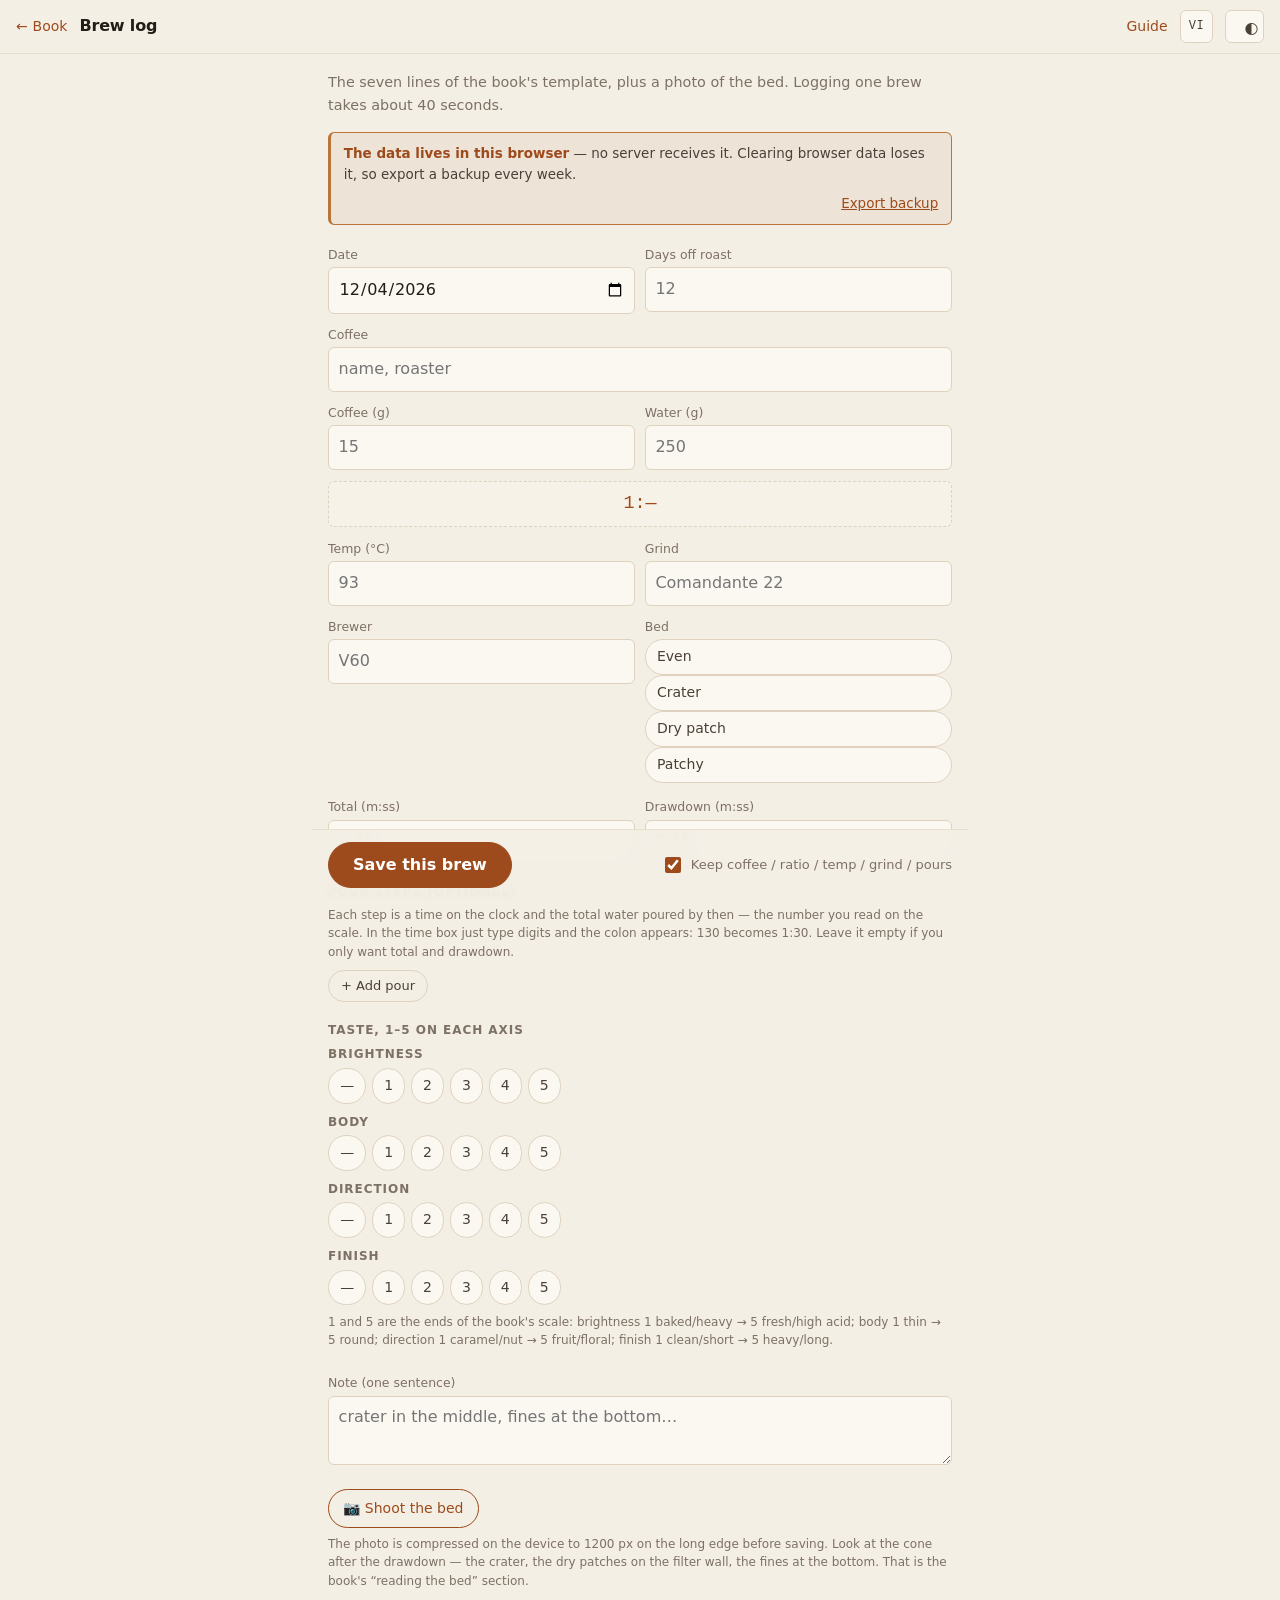
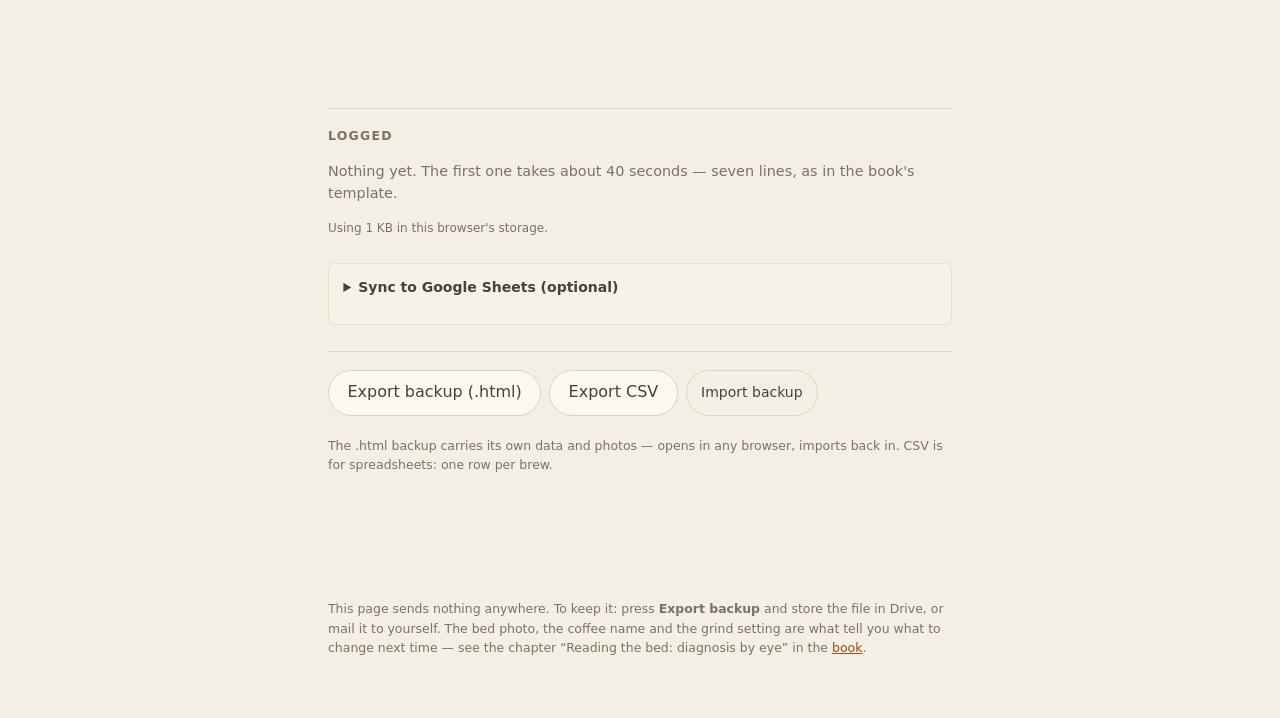
<file: journal.html>
<!DOCTYPE html>
<html lang="vi" data-theme="light">
<head>
<meta charset="utf-8">
<meta name="viewport" content="width=device-width, initial-scale=1, viewport-fit=cover">
<title>Nhật ký pha — The Brewing Bible</title>
<meta name="description" content="Ghi một lần pha bằng điện thoại: bảy dòng như mẫu trong sách, cộng ảnh bã và bốn trục vị. Dữ liệu nằm trong máy, xuất được ra bản sao.">
<meta name="theme-color" content="#9d4a1c">
<meta name="apple-mobile-web-app-capable" content="yes">
<meta name="apple-mobile-web-app-title" content="Nhật ký pha">
<meta name="robots" content="noindex">
<link rel="manifest" href="manifest.webmanifest">
<link rel="icon" href="icon.svg" type="image/svg+xml">
<style>
/* Trang nhật ký — cùng bảng màu với sách, nhưng tự chứa: không tải font
   ngoài, không phụ thuộc styles.css. Đây là trang mở trong bếp, lúc mạng
   chập chờn, bằng một tay. Font hệ thống vì thế, không phải Fraunces. */
:root{
  --bg:#f4efe5; --surface:#fbf8f1; --surface-2:#f7f2e7;
  --ink:#221d17; --ink-2:#4a4038; --muted:#7d7065;
  --rule:#ded2bf; --rule-soft:#e9dfcd;
  --accent:#9d4a1c; --accent-2:#b9743a; --accent-wash:rgba(157,74,28,.07);
  --bad:#94352c; --ok:#4a6b3f;
  --radius:6px;
  --font-ui: -apple-system, BlinkMacSystemFont, "Segoe UI", Roboto, system-ui, sans-serif;
  --font-mono: ui-monospace, "SF Mono", "Cascadia Mono", Menlo, Consolas, monospace;
}
html[data-theme="dark"]{
  --bg:#14120e; --surface:#1b1813; --surface-2:#221e18;
  --ink:#efe7d8; --ink-2:#c8bcab; --muted:#9a8d7e;
  --rule:#352e24; --rule-soft:#2a241c;
  --accent:#d98a56; --accent-2:#c99862; --accent-wash:rgba(217,138,86,.1);
  --bad:#d97a6f; --ok:#8fb47e;
}
*, *::before, *::after{ box-sizing: border-box; }
/* `hidden` của HTML mặc định chỉ là display:none với độ ưu tiên thấp nhất,
   nên một quy tắc theo #id có display:block sẽ đè lên nó — ảnh bã chưa có
   src vẫn hiện ra thành biểu tượng ảnh vỡ kèm dòng alt. */
[hidden]{ display: none !important; }
html{ -webkit-text-size-adjust: 100%; }
body{
  margin: 0; background: var(--bg); color: var(--ink);
  font-family: var(--font-ui); font-size: 16px; line-height: 1.55;
  -webkit-font-smoothing: antialiased;
  padding-bottom: env(safe-area-inset-bottom);
}

/* ---------- thanh trên ---------- */
.top{
  position: sticky; top: 0; z-index: 5;
  display: flex; align-items: center; gap: .75rem;
  padding: .6rem 1rem calc(.6rem + env(safe-area-inset-top) * 0);
  background: color-mix(in srgb, var(--bg) 88%, transparent);
  backdrop-filter: blur(10px);
  border-bottom: 1px solid var(--rule-soft);
}
.top h1{
  margin: 0; font-size: 1rem; font-weight: 600; letter-spacing: -.01em;
  flex: 1 1 auto;
}
.back{
  color: var(--accent); text-decoration: none; font-size: .875rem;
  display: inline-flex; align-items: center; gap: .3rem;
}
.back:hover{ text-decoration: underline; }
#themeToggle{
  border: 1px solid var(--rule); background: var(--surface); color: var(--ink-2);
  border-radius: var(--radius); width: 2.1rem; height: 2.1rem; cursor: pointer;
  font-size: 1rem; line-height: 1; display: grid; place-items: center;
}
#themeToggle:hover{ border-color: var(--accent-2); }
/* Nút đổi ngôn ngữ: cùng cỡ với nút giao diện, hiện ngôn ngữ SẼ chuyển
   sang ("EN" khi đang tiếng Việt), cách của sách — để không phải đoán
   "VI" nghĩa là gì. */
#langToggle{
  border: 1px solid var(--rule); background: var(--surface); color: var(--ink-2);
  border-radius: var(--radius); min-width: 2.1rem; height: 2.1rem; cursor: pointer;
  font-family: var(--font-mono); font-size: .75rem; letter-spacing: .04em;
  line-height: 1; display: grid; place-items: center; padding: 0 .35rem;
}
#langToggle:hover{ border-color: var(--accent-2); color: var(--accent); }

main{ max-width: 41rem; margin: 0 auto; padding: 1.1rem 1rem 5rem; }
.lede{ color: var(--muted); font-size: .9rem; margin: 0 0 1rem; }

/* Hộp nhắc: đây là chỗ nói thẳng cái giới hạn, không giấu ở footer. */
.local{
  display: flex; flex-wrap: wrap; gap: .5rem; align-items: baseline;
  margin: 0 0 1.2rem; padding: .65rem .8rem;
  border: 1px solid var(--accent-2); border-left-width: 3px; border-radius: var(--radius);
  background: var(--accent-wash); font-size: .8425rem; color: var(--ink-2);
}
.local b{ color: var(--accent); }
.local button{ margin-left: auto; }

/* ---------- form ---------- */
form{ display: block; }
fieldset{ border: 0; margin: 0 0 1rem; padding: 0; }
legend, .lbl{
  display: block; margin: 0 0 .35rem; padding: 0;
  font-size: .75rem; font-weight: 600; letter-spacing: .08em;
  text-transform: uppercase; color: var(--muted);
}
.hint{ font-size: .75rem; color: var(--muted); margin: -.1rem 0 .45rem; text-transform: none; letter-spacing: 0; font-weight: 400; }
.grid{ display: grid; grid-template-columns: 1fr 1fr; gap: .7rem .6rem; }
.grid .full{ grid-column: 1 / -1; }
@media (max-width: 380px){ .grid{ grid-template-columns: 1fr; } }

label.field{ display: block; }
label.field > span{ display: block; font-size: .78rem; color: var(--muted); margin-bottom: .2rem; }
input[type="text"], input[type="number"], input[type="date"], textarea{
  width: 100%; padding: .55rem .6rem;
  font: inherit; font-size: 16px; /* 16px để iOS không zoom khi focus */
  color: var(--ink); background: var(--surface);
  border: 1px solid var(--rule); border-radius: var(--radius);
  -webkit-appearance: none; appearance: none;
}
textarea{ resize: vertical; min-height: 3.2rem; }
input:focus-visible, textarea:focus-visible{
  outline: 2px solid var(--accent); outline-offset: 1px; border-color: var(--accent);
}
.ratio{
  display: flex; align-items: center; justify-content: center;
  font-family: var(--font-mono); font-size: 1.15rem; font-variant-numeric: tabular-nums;
  background: var(--surface-2); border: 1px dashed var(--rule); border-radius: var(--radius);
  color: var(--accent); min-height: 2.9rem;
}

/* chip: bã và bốn trục vị */
.chips{ display: flex; flex-wrap: wrap; gap: .35rem; }
.chip{ position: relative; }
.chip input{ position: absolute; inset: 0; opacity: 0; width: 100%; height: 100%; margin: 0; }
.chip span{
  display: block; padding: .38rem .7rem; font-size: .875rem;
  border: 1px solid var(--rule); border-radius: 999px;
  background: var(--surface); color: var(--ink-2); cursor: pointer;
  user-select: none;
}
.chip input:checked + span{
  background: var(--accent); border-color: var(--accent); color: #fff;
}
html[data-theme="dark"] .chip input:checked + span{ color: #17130f; }
.chip input:focus-visible + span{ outline: 2px solid var(--accent); outline-offset: 2px; }
.axis-row{ margin-bottom: .55rem; }
.axis-row .lbl{ margin-bottom: .25rem; }

/* bước rót: số thứ tự, mốc thời gian, nước cộng dồn, nút xoá. Một dòng
   một bước, để thêm bớt không phải sửa cấu trúc gì. */
.pour-row{
  display: grid; grid-template-columns: 4.2rem 1fr 1fr auto;
  gap: .4rem; align-items: center; margin-bottom: .35rem;
}
.pour-n{
  font-family: var(--font-mono); font-size: .75rem; color: var(--muted);
  font-variant-numeric: tabular-nums; white-space: nowrap;
  overflow: hidden; text-overflow: ellipsis;
}
.pour-row input{ padding: .45rem .5rem; }
.pour-del{ padding: .25rem .5rem; color: var(--muted); }
#addPour{ margin-top: .1rem; }
#pourWarn{ color: var(--bad); }
.brew-pours{
  margin: .3rem 0 0; font-family: var(--font-mono); font-size: .78rem;
  color: var(--ink-2); font-variant-numeric: tabular-nums;
}
@media (max-width: 380px){
  .pour-row{ grid-template-columns: 1fr 1fr auto; }
  .pour-n{ grid-column: 1 / -1; margin-bottom: -.2rem; }
}

/* ảnh bã */
.photo-row{ display: flex; flex-wrap: wrap; gap: .6rem; align-items: center; }
.photo-pick{
  display: inline-flex; align-items: center; gap: .45rem;
  padding: .5rem .9rem; border: 1px solid var(--accent); border-radius: 999px;
  color: var(--accent); background: transparent; font-size: .875rem; cursor: pointer;
}
.photo-pick input{ position: absolute; width: 1px; height: 1px; opacity: 0; }
#photoState{ font-size: .78rem; color: var(--muted); }
#photoPreview{
  display: block; margin-top: .6rem; max-width: 100%; max-height: 15rem;
  border: 1px solid var(--rule); border-radius: var(--radius);
}

.actions{
  position: sticky; bottom: 0; z-index: 4;
  display: flex; flex-wrap: wrap; gap: .6rem; align-items: center;
  margin: 1.1rem -1rem -.2rem; padding: .75rem 1rem calc(.75rem + env(safe-area-inset-bottom));
  background: color-mix(in srgb, var(--bg) 92%, transparent);
  backdrop-filter: blur(10px);
  border-top: 1px solid var(--rule-soft);
}
button{
  font: inherit; cursor: pointer; border-radius: 999px;
  padding: .6rem 1.15rem; border: 1px solid var(--rule);
  background: var(--surface); color: var(--ink-2);
}
button:hover{ border-color: var(--accent-2); }
button:focus-visible{ outline: 2px solid var(--accent); outline-offset: 2px; }
button[type="submit"]{
  background: var(--accent); border-color: var(--accent); color: #fff;
  font-weight: 600; padding-left: 1.5rem; padding-right: 1.5rem;
}
html[data-theme="dark"] button[type="submit"]{ color: #17130f; }
button[disabled]{ opacity: .55; cursor: progress; }
button.sm{ padding: .3rem .75rem; font-size: .8125rem; }
button.ghost{ background: transparent; }
button.danger{ color: var(--bad); border-color: var(--bad); }
button.link{
  background: none; border: 0; padding: 0; color: var(--accent);
  text-decoration: underline; font-size: inherit;
}
.keep{ display: inline-flex; gap: .4rem; align-items: center; font-size: .8125rem; color: var(--muted); margin-left: auto; }
.keep input{ width: 1rem; height: 1rem; accent-color: var(--accent); }

#err{
  margin: 0 0 .9rem; padding: .6rem .75rem;
  border: 1px solid var(--bad); border-radius: var(--radius);
  background: color-mix(in srgb, var(--bad) 10%, transparent);
  color: var(--bad); font-size: .875rem;
}

/* ---------- danh sách ---------- */
.history{ margin-top: 2rem; border-top: 1px solid var(--rule); padding-top: 1.1rem; }
.history h2{
  font-size: .78rem; letter-spacing: .1em; text-transform: uppercase;
  color: var(--muted); margin: 0 0 .9rem; font-weight: 600;
}
.empty{ color: var(--muted); font-size: .9rem; }
.brew{
  position: relative; padding: .85rem .9rem;
  margin-bottom: .7rem; border: 1px solid var(--rule-soft); border-radius: var(--radius);
  background: var(--surface);
}
.brew.editing{ border-color: var(--accent); box-shadow: 0 0 0 1px var(--accent-wash); }
.brew-top{ display: flex; align-items: baseline; gap: .5rem; padding-right: 3.4rem; }
.brew-date{
  font-family: var(--font-mono); font-size: .78rem; color: var(--muted);
  font-variant-numeric: tabular-nums; flex: 0 0 auto;
}
.brew-name{ margin: 0; font-size: 1rem; font-weight: 600; letter-spacing: -.01em; }
.brew-thumb{ position: absolute; top: .7rem; right: .7rem; line-height: 0; }
.brew-thumb img{
  width: 2.9rem; height: 2.9rem; object-fit: cover;
  border-radius: 4px; border: 1px solid var(--rule-soft);
}
.brew-ratio{
  margin: .3rem 0 0; font-family: var(--font-mono); color: var(--accent);
  font-size: .9rem; font-variant-numeric: tabular-nums;
}
.brew-facts{ margin: .3rem 0 0; font-size: .8125rem; color: var(--ink-2); }
.brew-bed{ margin: .3rem 0 0; font-size: .8125rem; color: var(--ink-2); }
.brew-axes{ margin: .45rem 0 0; display: flex; flex-wrap: wrap; gap: .3rem; }
.ax{
  display: inline-flex; gap: .25rem; align-items: baseline;
  font-family: var(--font-mono); font-size: .78rem;
  padding: .12rem .45rem; border: 1px solid var(--rule-soft); border-radius: 999px;
  background: var(--surface-2); color: var(--ink-2);
}
.ax b{ font-family: var(--font-ui); font-weight: 500; color: var(--muted); font-size: .72rem; }
.brew-note{ margin: .45rem 0 0; font-size: .875rem; }
.brew-actions{ margin: .6rem 0 0; display: flex; gap: .4rem; }
.storage{ font-size: .75rem; color: var(--muted); margin: .2rem 0 0; }

/* ---------- đồng bộ ---------- */
details.sync{
  margin-top: 1.6rem; padding: .1rem .9rem .9rem;
  border: 1px solid var(--rule-soft); border-radius: var(--radius);
  background: var(--surface-2);
}
details.sync > summary{
  cursor: pointer; padding: .7rem 0;
  font-size: .875rem; font-weight: 600; color: var(--ink-2);
}
details.sync[open] > summary{ color: var(--accent); }
.sync-grid{ display: grid; gap: .55rem; }
.sync-actions{ display: flex; flex-wrap: wrap; gap: .45rem; margin-top: .7rem; }
.sync-actions button{ font-size: .8125rem; padding: .4rem .85rem; }
.sync-status{ font-size: .8125rem; color: var(--muted); margin: .7rem 0 0; min-height: 1.15em; }
.sync-status.ok{ color: var(--ok); }
.sync-status.bad{ color: var(--bad); }
.sync-help{ font-size: .78rem; color: var(--muted); margin: .2rem 0 .7rem; }
.sync-help a{ color: var(--accent); }
.sync-dot{
  font-size: .66rem; text-transform: uppercase; letter-spacing: .06em;
  color: var(--accent); border: 1px solid var(--accent-2); border-radius: 999px;
  padding: .05rem .4rem; align-self: center;
}
/* Thẻ của bản ghi do nhật ký khác ghi — nhập từ bản sao của người khác. */
.owner-dot{
  font-size: .66rem; letter-spacing: .04em;
  color: var(--muted); border: 1px solid var(--rule); border-radius: 999px;
  padding: .05rem .4rem; align-self: center;
}
.sync-pending{ font-weight: 400; text-transform: none; letter-spacing: 0; color: var(--accent); }

/* ---------- công cụ ---------- */
.tools{
  margin-top: 1.6rem; padding-top: 1.1rem; border-top: 1px solid var(--rule);
  display: flex; flex-wrap: wrap; gap: .5rem;
}
.tools .note{ flex: 1 0 100%; font-size: .78rem; color: var(--muted); }

footer{
  max-width: 41rem; margin: 2rem auto 0; padding: 0 1rem 3rem;
  font-size: .78rem; color: var(--muted);
}
footer a{ color: var(--accent); }
</style>
</head>
<body>

<header class="top">
  <a class="back" href="./">&larr; <span data-i18n="nav.back">Sách</span></a>
  <h1 data-i18n="doc.heading">Nhật ký pha</h1>
  <a class="back" href="guide.html" data-i18n="nav.guide">Hướng dẫn</a>
  <button id="langToggle" type="button" aria-label="Đổi ngôn ngữ" data-i18n-aria="nav.langAria">EN</button>
  <button id="themeToggle" type="button" aria-label="Đổi giao diện sáng/tối" data-i18n-aria="nav.themeAria">◐</button>
</header>

<main>
  <p class="lede" data-i18n="lede">Bảy dòng của mẫu trong sách, cộng ảnh bã. Ghi xong một lần pha mất khoảng 40 giây.</p>

  <p class="local">
    <span data-i18n-html="local.data"><b>Dữ liệu nằm trong trình duyệt này</b> — không có server nào nhận. Xoá dữ liệu trình duyệt là mất, nên xuất bản sao mỗi tuần.</span>
    <button type="button" class="link" id="exportTop" data-i18n="local.export">Xuất bản sao</button>
  </p>

  <p id="err" role="alert" hidden></p>

  <form id="form" novalidate>
    <div class="grid">
      <label class="field"><span data-i18n="form.date">Ngày</span><input type="date" id="f-date"></label>
      <label class="field"><span data-i18n="form.days">Ngày sau rang</span><input type="number" id="f-days" min="0" max="400" inputmode="numeric" placeholder="12"></label>

      <label class="field full"><span data-i18n="form.coffee">Cà</span><input type="text" id="f-coffee" placeholder="tên, xưởng rang" data-i18n-ph="form.coffeePh" autocomplete="off"></label>

      <label class="field"><span data-i18n="form.dose">Cà (g)</span><input type="number" id="f-dose" min="1" step="0.1" inputmode="decimal" placeholder="15"></label>
      <label class="field"><span data-i18n="form.water">Nước (g)</span><input type="number" id="f-water" min="1" step="1" inputmode="decimal" placeholder="250"></label>

      <div class="ratio full" id="ratioOut" aria-live="polite">1:—</div>

      <label class="field"><span data-i18n="form.temp">Nhiệt (°C)</span><input type="number" id="f-temp" min="0" max="100" inputmode="numeric" placeholder="93"></label>
      <label class="field"><span data-i18n="form.grind">Cỡ xay</span><input type="text" id="f-grind" placeholder="Comandante 22" data-i18n-ph="form.grindPh" autocomplete="off"></label>

      <label class="field"><span data-i18n="form.brewer">Dụng cụ</span><input type="text" id="f-brewer" placeholder="V60" data-i18n-ph="form.brewerPh" autocomplete="off"></label>
      <label class="field"><span data-i18n="form.bed">Bã</span>
        <span class="chips" style="margin-top:.2rem">
          <label class="chip"><input type="radio" name="bed" value="deu"><span data-i18n="bed.deu">Đều</span></label>
          <label class="chip"><input type="radio" name="bed" value="ho"><span data-i18n="bed.ho">Có hố</span></label>
          <label class="chip"><input type="radio" name="bed" value="mang-kho"><span data-i18n="bed.mang-kho">Mảng khô</span></label>
          <label class="chip"><input type="radio" name="bed" value="lan"><span data-i18n="bed.lan">Lẫn</span></label>
        </span>
      </label>

      <label class="field"><span data-i18n="form.total">Tổng (m:ss)</span><input type="text" id="f-total" placeholder="2:45" autocomplete="off"></label>
      <label class="field"><span data-i18n="form.draw">Rút (m:ss)</span><input type="text" id="f-draw" placeholder="0:45" autocomplete="off"></label>
    </div>

    <fieldset style="margin-top:1.2rem">
      <legend data-i18n="form.poursLegend">Các bước rót (không bắt buộc)</legend>
      <p class="hint" data-i18n="form.poursHint">Mỗi bước là một mốc thời gian và tổng nước đã rót tính đến mốc đó — đúng con số bạn đọc trên cân. Để trống nếu bạn chỉ muốn ghi tổng và rút.</p>
      <div id="poursList"></div>
      <button type="button" class="ghost sm" id="addPour" data-i18n="form.poursAdd">+ Thêm lần rót</button>
      <p class="hint" id="pourWarn" hidden></p>
    </fieldset>

    <fieldset style="margin-top:1.2rem">
      <legend data-i18n="form.axesLegend">Vị, mỗi trục 1–5</legend>
      <div class="axis-row">
        <span class="lbl" data-i18n="axes.sang">Sáng</span>
        <span class="chips">
          <label class="chip"><input type="radio" name="sang" value=""><span>—</span></label>
          <label class="chip"><input type="radio" name="sang" value="1"><span>1</span></label>
          <label class="chip"><input type="radio" name="sang" value="2"><span>2</span></label>
          <label class="chip"><input type="radio" name="sang" value="3"><span>3</span></label>
          <label class="chip"><input type="radio" name="sang" value="4"><span>4</span></label>
          <label class="chip"><input type="radio" name="sang" value="5"><span>5</span></label>
        </span>
      </div>
      <div class="axis-row">
        <span class="lbl" data-i18n="axes.day">Đầy</span>
        <span class="chips">
          <label class="chip"><input type="radio" name="day" value=""><span>—</span></label>
          <label class="chip"><input type="radio" name="day" value="1"><span>1</span></label>
          <label class="chip"><input type="radio" name="day" value="2"><span>2</span></label>
          <label class="chip"><input type="radio" name="day" value="3"><span>3</span></label>
          <label class="chip"><input type="radio" name="day" value="4"><span>4</span></label>
          <label class="chip"><input type="radio" name="day" value="5"><span>5</span></label>
        </span>
      </div>
      <div class="axis-row">
        <span class="lbl" data-i18n="axes.huong">Hướng</span>
        <span class="chips">
          <label class="chip"><input type="radio" name="huong" value=""><span>—</span></label>
          <label class="chip"><input type="radio" name="huong" value="1"><span>1</span></label>
          <label class="chip"><input type="radio" name="huong" value="2"><span>2</span></label>
          <label class="chip"><input type="radio" name="huong" value="3"><span>3</span></label>
          <label class="chip"><input type="radio" name="huong" value="4"><span>4</span></label>
          <label class="chip"><input type="radio" name="huong" value="5"><span>5</span></label>
        </span>
      </div>
      <div class="axis-row">
        <span class="lbl" data-i18n="axes.hau">Hậu vị</span>
        <span class="chips">
          <label class="chip"><input type="radio" name="hau" value=""><span>—</span></label>
          <label class="chip"><input type="radio" name="hau" value="1"><span>1</span></label>
          <label class="chip"><input type="radio" name="hau" value="2"><span>2</span></label>
          <label class="chip"><input type="radio" name="hau" value="3"><span>3</span></label>
          <label class="chip"><input type="radio" name="hau" value="4"><span>4</span></label>
          <label class="chip"><input type="radio" name="hau" value="5"><span>5</span></label>
        </span>
      </div>
      <p class="hint" data-i18n="axes.hint">1 và 5 là hai đầu của thang trong sách: sáng 1 chín/nặng → 5 tươi/nhiều acid; đầy 1 mỏng → 5 tròn; hướng 1 caramel/hạt → 5 trái cây/hoa; hậu vị 1 sạch/ngắn → 5 nặng/dài.</p>
    </fieldset>

    <label class="field" style="margin-bottom:1rem">
      <span data-i18n="form.note">Ghi chú (một câu)</span>
      <textarea id="f-note" rows="2" placeholder="hố ở giữa, fines ở đáy…" data-i18n-ph="form.notePh"></textarea>
    </label>

    <div class="photo-row">
      <label class="photo-pick"><span data-i18n="photo.pick">📷 Chụp bã</span>
        <input type="file" id="f-photo" accept="image/*" capture="environment">
      </label>
      <button type="button" class="ghost sm" id="clearPhoto" hidden data-i18n="photo.clear">Xoá ảnh</button>
      <span id="photoState"></span>
    </div>
    <img id="photoPreview" alt="Ảnh bã vừa chụp" data-i18n-alt="photo.alt" hidden>
    <p class="hint" style="margin-top:.4rem" data-i18n="photo.hint">Ảnh được nén tại máy còn cạnh dài 1200 px trước khi lưu. Nhìn phễu sau khi rút — hố, mảng khô trên thành giấy, fines ở đáy. Đó là mục “đọc bã” của sách.</p>

    <div class="actions">
      <button type="submit" id="submitBtn">Lưu lần pha này</button>
      <button type="button" class="ghost" id="cancelEdit" hidden data-i18n="actions.cancel">Huỷ sửa</button>
      <label class="keep"><input type="checkbox" id="keepNext" checked> <span data-i18n="actions.keep">Giữ cà / tỉ lệ / nhiệt / xay / bước rót</span></label>
    </div>
  </form>

  <section class="history">
    <h2><span data-i18n="history.heading">Đã ghi</span> <span id="count"></span> <span class="sync-pending" id="syncPending"></span></h2>
    <div id="list"></div>
    <p class="storage" id="storage"></p>
  </section>

  <details class="sync">
    <summary data-i18n="sync.summary">Đồng bộ Google Sheet (tuỳ chọn)</summary>
    <p class="sync-help" data-i18n-html="sync.help">Dán URL triển khai và token của bạn. Cấu hình chỉ nằm trên máy này, không nằm trong trang. Cách dựng máy nhận: <a href="guide.html">hướng dẫn</a> · <a href="SYNC.md">bản kỹ thuật</a>.</p>
    <div class="sync-grid">
      <label class="field"><span data-i18n="sync.owner">Nhật ký của ai</span><input type="text" id="ownerName" placeholder="tên bạn" data-i18n-ph="sync.ownerPh" autocomplete="off"></label>
      <label class="field"><span data-i18n="sync.code">Mã nhật ký này</span><input type="text" id="ownerCode" readonly title="Sinh tự động trong trình duyệt này"></label>
    </div>
    <p class="sync-help" data-i18n="sync.nameHelp">Tên đi vào cột “Người ghi” trên Sheet. Hai nhật ký đẩy vào cùng một Sheet vẫn biết dòng nào của ai — đây là nhãn, không phải đăng nhập.</p>
    <div class="sync-grid">
      <label class="field"><span data-i18n="sync.url">URL triển khai (kết thúc /exec)</span><input type="text" id="syncUrl" placeholder="https://script.google.com/macros/s/…/exec" autocomplete="off" spellcheck="false"></label>
      <label class="field"><span data-i18n="sync.token">Token</span><input type="password" id="syncToken" placeholder="chuỗi bạn đặt trong Code.gs" data-i18n-ph="sync.tokenPh" autocomplete="off" spellcheck="false"></label>
    </div>
    <div class="sync-actions">
      <button type="button" id="syncSave" data-i18n="sync.save">Lưu cấu hình</button>
      <button type="button" id="syncTest" data-i18n="sync.test">Kiểm tra kết nối</button>
      <button type="button" id="syncPush" data-i18n="sync.push">Đẩy lên Sheet</button>
    </div>
    <p class="sync-status" id="syncStatus"></p>
  </details>

  <section class="tools">
    <button type="button" id="exportHtml" data-i18n="tools.exportHtml">Xuất bản sao (.html)</button>
    <button type="button" id="exportCsv" data-i18n="tools.exportCsv">Xuất CSV</button>
    <label class="photo-pick" style="border-color:var(--rule);color:var(--ink-2)"><span data-i18n="tools.import">Nhập bản sao</span>
      <input type="file" id="importFile" accept=".html,.htm,.json,text/html,application/json">
    </label>
    <p class="note" data-i18n="tools.note">Bản sao .html tự chứa dữ liệu và ảnh — mở được bằng trình duyệt, nhập lại được. CSV để mở bằng bảng tính: một hàng một lần pha.</p>
  </section>
</main>

<footer>
  <p data-i18n-html="footer.text">Trang này không gửi gì ra ngoài. Muốn giữ lâu: bấm <b>Xuất bản sao</b> rồi cất tệp đó ở Drive, hoặc gửi cho chính mình. Ảnh bã, cùng tên cà và cỡ xay, là thứ cho bạn biết lần sau nên đổi gì — xem chương “Đọc bã: chẩn đoán bằng mắt” trong <a href="./">sách</a>.</p>
</footer>

<script src="journal-core.js?v=c988747"></script>
<script src="journal-i18n.js?v=c988747"></script>
<script src="journal.js?v=c988747"></script>
</body>
</html>
</file>
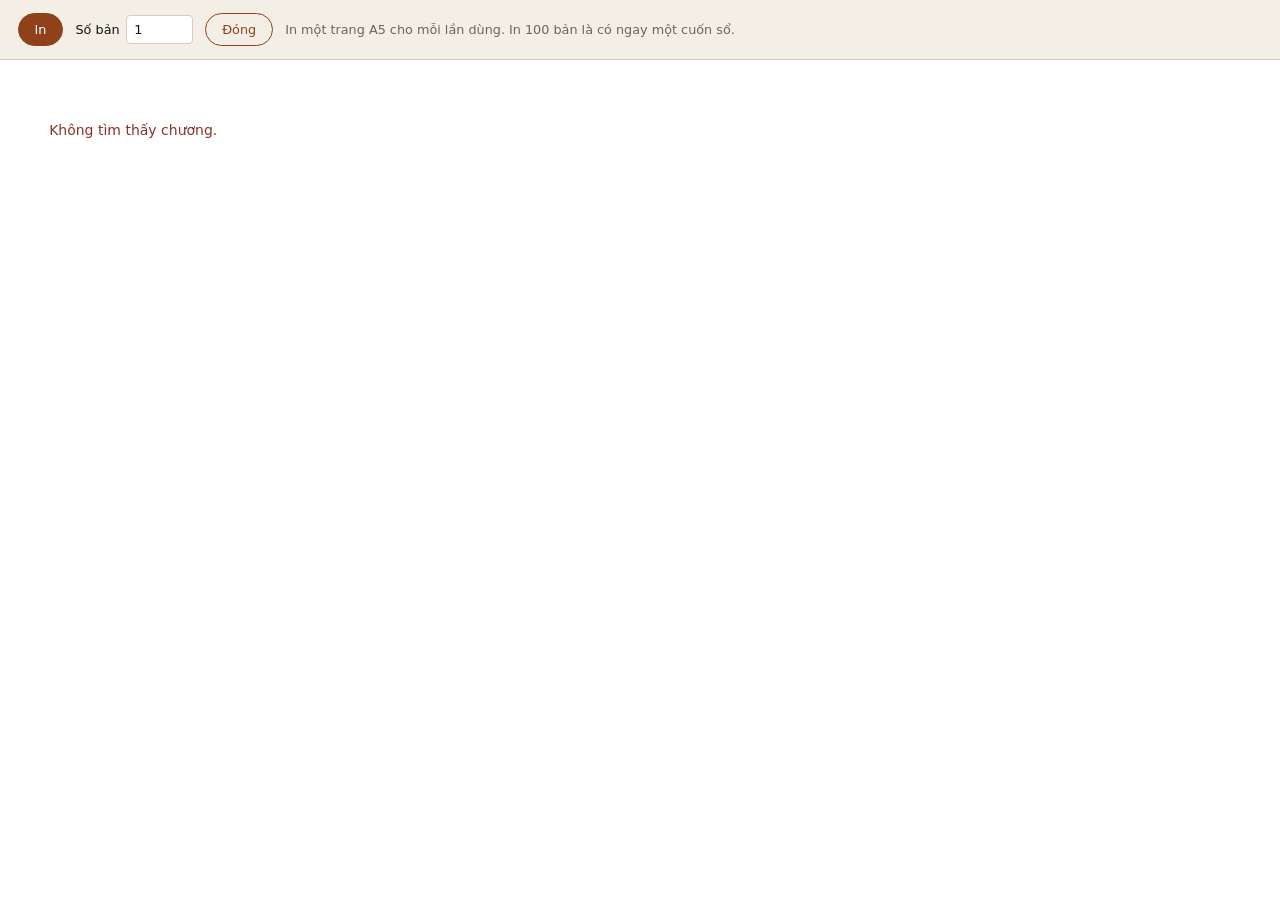
<file: tpl.html>
<!DOCTYPE html>
<html lang="vi">
<head>
<meta charset="utf-8">
<meta name="viewport" content="width=device-width, initial-scale=1">
<title>In mẫu — The Brewing Bible</title>
<style>
/* Trang in cho các mẫu điền tay (nhật ký pha, phiếu cupping, tóm tắt bao cà).
   Mỗi bản một trang A5 để in xong là đóng thành sổ được ngay. */
:root{
  --ink: #111;
  --muted: #6f6459;
  --rule: #d8cdba;
  --accent: #8f421a;
  --wash: #f4efe6;
}
/* Lề và giãn dòng đã tính để mẫu dài nhất của sách (bản nhật ký đầy đủ,
   ~24 dòng) vừa đúng một trang A5 — tràn sang trang hai thì mỗi bản in ra
   hai tờ, và không ai dùng được nữa. */
@page{ size: A5; margin: 13mm; }
*{ box-sizing: border-box; }
html, body{ margin: 0; background: #fff; }
body{
  color: var(--ink);
  font-family: "SF Mono", Menlo, Consolas, monospace;
  font-size: 9.6pt; line-height: 1.9;
}

/* thanh điều khiển: chỉ hiện trên màn hình */
.bar{
  position: sticky; top: 0; z-index: 2;
  display: flex; flex-wrap: wrap; gap: 0.75rem; align-items: center;
  padding: 0.8rem 1.1rem;
  background: var(--wash); border-bottom: 1px solid var(--rule);
  font-family: ui-sans-serif, system-ui, -apple-system, "Segoe UI", sans-serif;
  font-size: 0.8rem; line-height: 1.4;
}
.bar button{
  font: inherit; padding: 0.42rem 1rem; border-radius: 999px; cursor: pointer;
  border: 1px solid var(--accent); background: var(--accent); color: #fff;
}
.bar button.ghost{ background: transparent; color: var(--accent); }
.bar label{ display: inline-flex; gap: 0.4rem; align-items: center; }
.bar input{
  width: 4.2rem; font: inherit; padding: 0.3rem 0.45rem;
  border: 1px solid var(--rule); border-radius: 4px; background: #fff; color: var(--ink);
}
.bar .hint{ color: var(--muted); }

/* nội dung in */
#sheets{ padding: 12mm 13mm; }
.sheet{ break-after: page; page-break-after: always; }
.sheet:last-child{ break-after: auto; page-break-after: auto; }
.hdr{
  display: flex; justify-content: space-between; gap: 10mm;
  margin: 0 0 8mm; padding-bottom: 2mm;
  border-bottom: 1px solid #e2d9c9;
  font-family: Georgia, "Times New Roman", serif;
  font-size: 8pt; letter-spacing: 0.09em; text-transform: uppercase;
  color: #8a7f72;
}
.hdr .ch{ text-align: right; }
.fx-label{
  display: block; margin: 0 0 5mm;
  font-family: ui-sans-serif, system-ui, sans-serif;
  font-size: 7.5pt; letter-spacing: 0.14em; text-transform: uppercase;
  color: var(--accent);
}
.tpl{ white-space: normal; }

@media print{
  .bar{ display: none; }
  #sheets{ padding: 0; }
  body{ background: #fff; }
}
</style>
</head>
<body>

<div class="bar" id="bar">
  <button id="go" type="button">In</button>
  <label><span id="copiesLabel">Số bản</span>
    <input id="n" type="number" min="1" max="400" value="1" inputmode="numeric">
  </label>
  <button id="close" class="ghost" type="button">Đóng</button>
  <span class="hint" id="hint"></span>
</div>

<div id="sheets"></div>

<script src="i18n.js?v=c988747"></script>

<!-- Nội dung do tpl.js nạp theo ngôn ngữ: tiếng Việt cần 9 file part,
     tiếng Anh/Nhật chỉ một file text.js. Nạp tĩnh cả ba bộ ở đây thì mỗi
     lần in một mẫu sẽ tải thừa gần 200 KB. -->
<script src="tpl.js?v=c988747"></script>

</body>
</html>
</file>
<file: styles.css>
/* ============================================================
   Nước, Bã và Ánh Sáng — stylesheet
   ============================================================ */

:root{
  --font-display: "Fraunces", "Iowan Old Style", "Palatino Linotype", Palatino, Georgia, serif;
  --font-body: "Newsreader", "Iowan Old Style", Georgia, "Times New Roman", serif;
  --font-ui: "Inter", -apple-system, BlinkMacSystemFont, "Segoe UI", Roboto, sans-serif;
  --font-mono: ui-monospace, "SF Mono", "Cascadia Mono", Menlo, Consolas, monospace;

  --measure: 41rem;
  --sidebar-w: 19.5rem;
  --topbar-h: 3.75rem;

  --bg: #f4efe5;
  --bg-deep: #ece4d6;
  --surface: #fbf8f1;
  --surface-2: #f7f2e7;
  --ink: #221d17;
  --ink-2: #4a4038;
  --muted: #7d7065;
  --rule: #ded2bf;
  --rule-soft: #e9dfcd;
  --accent: #9d4a1c;
  --accent-2: #b9743a;
  --accent-wash: rgba(157, 74, 28, 0.07);
  --ok: #4a6b3f;
  --ok-wash: rgba(74, 107, 63, 0.08);
  --warn: #8a6412;
  --warn-wash: rgba(138, 100, 18, 0.09);
  --bad: #94352c;
  --bad-wash: rgba(148, 53, 44, 0.08);
  --shadow: 0 1px 2px rgba(50, 38, 24, 0.05), 0 8px 28px rgba(50, 38, 24, 0.06);
  --shadow-lg: 0 2px 6px rgba(50, 38, 24, 0.07), 0 20px 50px rgba(50, 38, 24, 0.1);
  --radius: 4px;
  --fs-scale: 1;
}

html[data-theme="dark"]{
  --bg: #14120e;
  --bg-deep: #0f0d0a;
  --surface: #1b1813;
  --surface-2: #221e18;
  --ink: #efe7d8;
  --ink-2: #c8bcab;
  --muted: #9a8d7e;
  --rule: #352e24;
  --rule-soft: #2a241c;
  --accent: #d98a56;
  --accent-2: #c99862;
  --accent-wash: rgba(217, 138, 86, 0.1);
  --ok: #8fb47e;
  --ok-wash: rgba(143, 180, 126, 0.1);
  --warn: #d4a94a;
  --warn-wash: rgba(212, 169, 74, 0.1);
  --bad: #d97a6f;
  --bad-wash: rgba(217, 122, 111, 0.1);
  --shadow: 0 1px 2px rgba(0,0,0,0.4), 0 8px 28px rgba(0,0,0,0.3);
  --shadow-lg: 0 2px 6px rgba(0,0,0,0.5), 0 20px 50px rgba(0,0,0,0.45);
}

*, *::before, *::after{ box-sizing: border-box; }

html{
  font-size: calc(100% * var(--fs-scale));
  -webkit-text-size-adjust: 100%;
  scroll-behavior: smooth;
}

body{
  margin: 0;
  background: var(--bg);
  color: var(--ink);
  font-family: var(--font-body);
  font-size: 1.0625rem;
  line-height: 1.72;
  font-optical-sizing: auto;
  -webkit-font-smoothing: antialiased;
  text-rendering: optimizeLegibility;
}

@media (prefers-reduced-motion: reduce){
  html{ scroll-behavior: auto; }
  *{ animation-duration: 0.01ms !important; transition-duration: 0.01ms !important; }
}

/* ---------- skip link ----------
   Ẩn bằng transform chứ không bằng display:none hay left:-9999px: vẫn nhận
   được focus bàn phím, và khi hiện ra thì trượt xuống từ mép trên — đúng
   chỗ ngón tay đang ở, không nhảy sang chỗ khác. */
.skip{
  position: fixed; top: 0.6rem; left: 0.6rem; z-index: 90;
  transform: translateY(calc(-100% - 1rem));
  transition: transform 0.14s ease-out;
  padding: 0.6rem 1rem;
  background: var(--surface); color: var(--ink);
  border: 1px solid var(--rule); border-radius: var(--radius);
  box-shadow: var(--shadow);
  font-family: var(--font-ui); font-size: 0.86rem; font-weight: 500;
  text-decoration: none;
}
.skip:focus{
  transform: none;
  outline: 2px solid var(--accent); outline-offset: 2px;
}
/* Đích của skip link nhận focus nhưng không cần viền bao quanh cả trang. */
.main:focus{ outline: none; }

/* ---------- progress rail ---------- */
.progress-rail{
  position: fixed; inset: 0 0 auto 0; height: 2px; z-index: 60;
  background: transparent; pointer-events: none;
}
.progress-bar{
  height: 100%; width: 0%;
  background: linear-gradient(90deg, var(--accent), var(--accent-2));
  transition: width 0.12s linear;
}

/* ---------- topbar ---------- */
.topbar{
  position: sticky; top: 0; z-index: 50;
  height: var(--topbar-h);
  display: flex; align-items: center; gap: 0.75rem;
  padding: 0 1.1rem;
  background: color-mix(in srgb, var(--bg) 88%, transparent);
  backdrop-filter: saturate(1.4) blur(14px);
  -webkit-backdrop-filter: saturate(1.4) blur(14px);
  border-bottom: 1px solid var(--rule-soft);
}
.topbar-spacer{ flex: 1; }

.brand{
  display: inline-flex; align-items: center; gap: 0.55rem;
  text-decoration: none; color: var(--ink);
  font-family: var(--font-display);
  font-weight: 600; font-size: 0.95rem; letter-spacing: -0.01em;
  white-space: nowrap;
}
.brand em{ font-style: italic; font-weight: 400; color: var(--muted); }
.brand-mark{
  width: 0.62rem; height: 0.62rem; border-radius: 50%;
  background: radial-gradient(circle at 32% 30%, var(--accent-2), var(--accent) 62%, #5a2a0c);
  box-shadow: 0 0 0 3px var(--accent-wash);
  flex: none;
}

.icon-btn{
  display: inline-flex; align-items: center; justify-content: center;
  min-width: 2.1rem; height: 2.1rem; padding: 0 0.5rem;
  border: 1px solid transparent; border-radius: var(--radius);
  background: transparent; color: var(--ink-2);
  font-family: var(--font-ui); font-size: 0.78rem; font-weight: 500;
  cursor: pointer; transition: background 0.15s, color 0.15s, border-color 0.15s;
}
.icon-btn:hover{ background: var(--surface-2); color: var(--ink); border-color: var(--rule-soft); }
.icon-btn:focus-visible{ outline: 2px solid var(--accent); outline-offset: 2px; }
.drawer-toggle{ display: none; }
.font-ctl{ display: flex; gap: 0.1rem; }

/* ---------- language ---------- */
.lang-select{
  height: 2.1rem; padding: 0 1.4rem 0 0.55rem;
  border: 1px solid var(--rule-soft); border-radius: var(--radius);
  background-color: var(--surface); color: var(--ink-2);
  font-family: var(--font-ui); font-size: 0.76rem;
  appearance: none; cursor: pointer;
  background-image: linear-gradient(45deg, transparent 50%, currentColor 50%),
                    linear-gradient(135deg, currentColor 50%, transparent 50%);
  background-position: calc(100% - 0.72rem) 0.85rem, calc(100% - 0.48rem) 0.85rem;
  background-size: 0.24rem 0.24rem, 0.24rem 0.24rem;
  background-repeat: no-repeat;
}
.lang-select:hover{ border-color: var(--rule); color: var(--ink); }
.lang-select:focus-visible{ outline: 2px solid var(--accent-2); outline-offset: 1px; }

/* ---------- tiếng Nhật ---------- */
/* Drop cap làm cho chữ kana đầu đoạn phóng to như một ký tự Latin — sai
   hoàn toàn với tiếng Nhật. Tắt, và nới dòng cho dễ đọc hơn. */
html[lang="ja"] .body > p:first-of-type::first-letter{
  float: none; font-size: inherit; line-height: inherit;
  color: inherit; padding: 0; margin: 0; font-weight: inherit;
}
html[lang="ja"] body{
  font-family: "Hiragino Mincho ProN", "Yu Mincho", "Noto Serif JP", Georgia, serif;
}
html[lang="ja"] .body{ line-height: 1.92; }
html[lang="ja"] .body h3,
html[lang="ja"] .chapter-head h2,
html[lang="ja"] .cover h1{ letter-spacing: 0.01em; }
html[lang="ja"] .body h3{ line-height: 1.5; }
html[lang="ja"] .chapter-head h2{ line-height: 1.35; }

/* nhãn “chưa dịch” trên mục lục */
.toc-link .toc-todo{
  font-family: var(--font-ui); font-size: 0.6rem; letter-spacing: 0.1em;
  text-transform: uppercase; color: var(--muted);
  border: 1px solid var(--rule-soft); border-radius: 0.25rem;
  padding: 0 0.25rem; margin-left: 0.4rem; white-space: nowrap;
}

/* thông báo chương chưa dịch */
.notice{
  margin: 2.2rem 0; padding: 1.4rem 1.5rem;
  border: 1px solid var(--rule-soft); border-left: 3px solid var(--accent);
  background: var(--surface);
}
.notice h3{
  font-family: var(--font-display); font-weight: 400; font-size: 1.15rem;
  margin: 0 0 0.5rem;
}
.notice p{ margin: 0 0 1rem; color: var(--ink-2); font-size: 0.94rem; }
.notice a{ color: var(--accent); border-bottom: 1px solid currentColor; }

/* ---------- search ---------- */
.search-wrap{ position: relative; }
.search-input{
  width: 11rem; height: 2.1rem;
  padding: 0 0.7rem;
  font-family: var(--font-ui); font-size: 0.8rem;
  color: var(--ink); background: var(--surface);
  border: 1px solid var(--rule-soft); border-radius: var(--radius);
  transition: width 0.22s ease, border-color 0.15s;
}
.search-input::placeholder{ color: var(--muted); }
.search-input:focus{
  outline: none; width: 17rem; border-color: var(--accent-2);
  box-shadow: 0 0 0 3px var(--accent-wash);
}
.search-results{
  position: absolute; top: calc(100% + 0.45rem); right: 0;
  width: min(30rem, 82vw); max-height: 26rem; overflow-y: auto;
  background: var(--surface); border: 1px solid var(--rule);
  border-radius: var(--radius); box-shadow: var(--shadow-lg);
  padding: 0.35rem; z-index: 70;
}
.sr-item{
  display: block; width: 100%; text-align: left;
  padding: 0.55rem 0.65rem; border: 0; border-radius: 3px;
  background: transparent; cursor: pointer; color: inherit;
  font-family: var(--font-ui);
}
.sr-item:hover, .sr-item:focus-visible{ background: var(--accent-wash); outline: none; }
.sr-kicker{
  display: block; font-size: 0.63rem; letter-spacing: 0.09em;
  text-transform: uppercase; color: var(--muted); margin-bottom: 0.1rem;
}
.sr-title{ display: block; font-family: var(--font-body); font-size: 0.95rem; font-weight: 500; }
.sr-snippet{ display: block; font-size: 0.76rem; color: var(--muted); line-height: 1.45; margin-top: 0.15rem; }
.sr-empty{ padding: 0.9rem; font-family: var(--font-ui); font-size: 0.8rem; color: var(--muted); }

/* ---------- shell ---------- */
.shell{
  display: grid;
  grid-template-columns: var(--sidebar-w) minmax(0, 1fr);
  max-width: 78rem; margin: 0 auto;
  align-items: start;
}

/* ---------- sidebar ---------- */
.sidebar{
  position: sticky; top: var(--topbar-h);
  height: calc(100vh - var(--topbar-h));
  overflow-y: auto; overscroll-behavior: contain;
  padding: 2rem 1.1rem 3rem 1.6rem;
  border-right: 1px solid var(--rule-soft);
  scrollbar-width: thin;
  scrollbar-color: var(--rule) transparent;
}
.sidebar::-webkit-scrollbar{ width: 7px; }
.sidebar::-webkit-scrollbar-thumb{ background: var(--rule); border-radius: 99px; }

.toc-part{ margin-bottom: 1.5rem; }
.toc-part-head{
  display: flex; align-items: baseline; gap: 0.5rem;
  font-family: var(--font-ui); font-size: 0.66rem; font-weight: 600;
  letter-spacing: 0.12em; text-transform: uppercase;
  color: var(--accent); margin: 0 0 0.5rem 0.15rem;
}
.toc-part-head .num{ color: var(--muted); font-weight: 500; letter-spacing: 0.06em; }

.toc-list{ list-style: none; margin: 0; padding: 0; }
.toc-link{
  display: flex; gap: 0.55rem; align-items: baseline;
  padding: 0.32rem 0.55rem; margin: 0.02rem 0;
  border-radius: 3px; border-left: 2px solid transparent;
  text-decoration: none; color: var(--ink-2);
  font-family: var(--font-ui); font-size: 0.795rem; line-height: 1.42;
  transition: background 0.14s, color 0.14s, border-color 0.14s;
}
.toc-link:hover{ background: var(--surface-2); color: var(--ink); }
.toc-link.active{
  background: var(--accent-wash); color: var(--ink);
  border-left-color: var(--accent); font-weight: 500;
}
.toc-link .n{
  flex: none; min-width: 1.25rem;
  font-variant-numeric: tabular-nums; font-size: 0.7rem;
  color: var(--muted); font-weight: 400;
}
.toc-link.active .n{ color: var(--accent); }
.toc-link.done .n::after{ content: "·"; margin-left: 0.1rem; color: var(--ok); }

.sidebar-foot{
  margin-top: 2rem; padding-top: 1rem;
  border-top: 1px solid var(--rule-soft);
}
.read-stat{
  font-family: var(--font-ui); font-size: 0.7rem;
  color: var(--muted); line-height: 1.6;
}
.read-stat strong{ color: var(--ink-2); font-weight: 600; }
.read-meter{
  height: 3px; background: var(--rule-soft); border-radius: 99px;
  margin-top: 0.5rem; overflow: hidden;
}
.read-meter > i{ display: block; height: 100%; background: var(--ok); transition: width 0.3s; }

/* ---------- scrim (chỉ dùng cho drawer mobile) ---------- */
/* Phải ẩn ngoài media query, nếu không nó trở thành grid item
   của .shell và đẩy .main xuống hàng dưới. */
.scrim{ display: none; }

/* ---------- main / page ---------- */
.main{ min-width: 0; padding: 0 2.5rem 6rem; }
.page{ max-width: var(--measure); margin: 0 auto; }

/* ---------- cover ---------- */
.cover{ padding: 4.5rem 0 3rem; }
.cover-kicker{
  font-family: var(--font-ui); font-size: 0.7rem; font-weight: 600;
  letter-spacing: 0.18em; text-transform: uppercase; color: var(--accent);
  margin-bottom: 1.6rem;
}
.cover h1{
  font-family: var(--font-display);
  font-weight: 300; font-size: clamp(2.9rem, 7.5vw, 4.6rem);
  line-height: 0.98; letter-spacing: -0.035em;
  margin: 0 0 1.4rem;
}
.cover h1 em{ font-style: italic; font-weight: 300; color: var(--accent); }
.cover-dek{
  font-size: 1.2rem; line-height: 1.6; color: var(--ink-2);
  max-width: 34rem; margin: 0 0 2.2rem;
}
.cover-meta{
  display: flex; flex-wrap: wrap; gap: 1.6rem;
  padding: 1.2rem 0; margin-bottom: 2rem;
  border-top: 1px solid var(--rule); border-bottom: 1px solid var(--rule);
  font-family: var(--font-ui); font-size: 0.75rem; color: var(--muted);
}
.cover-meta b{ display: block; color: var(--ink); font-size: 0.95rem; font-weight: 600; margin-bottom: 0.1rem; font-family: var(--font-body); }

.cover-toc{ margin: 2.5rem 0; }
.ctoc-part{ margin-bottom: 1.6rem; }
.ctoc-head{
  font-family: var(--font-display); font-size: 1rem; font-weight: 600;
  letter-spacing: -0.01em; margin-bottom: 0.45rem; color: var(--ink);
}
.ctoc-head span{ color: var(--muted); font-weight: 400; font-size: 0.85rem; margin-left: 0.5rem; font-family: var(--font-ui); }
.ctoc-item{
  display: flex; gap: 0.6rem; align-items: baseline;
  padding: 0.2rem 0; text-decoration: none; color: var(--ink-2);
  font-size: 0.985rem; border-bottom: 1px dotted transparent;
}
.ctoc-item:hover{ color: var(--accent); }
.ctoc-item .n{ font-family: var(--font-ui); font-size: 0.72rem; color: var(--muted); min-width: 1.5rem; font-variant-numeric: tabular-nums; }

.cta-row{ display: flex; flex-wrap: wrap; gap: 0.7rem; margin-top: 1.6rem; }
.btn{
  display: inline-flex; align-items: center; gap: 0.45rem;
  padding: 0.7rem 1.25rem; border-radius: var(--radius);
  font-family: var(--font-ui); font-size: 0.83rem; font-weight: 500;
  text-decoration: none; cursor: pointer; border: 1px solid transparent;
  transition: transform 0.14s, background 0.14s, border-color 0.14s;
}
.btn-primary{ background: var(--accent); color: #fff8f0; }
html[data-theme="dark"] .btn-primary{ color: #17120c; }
.btn-primary:hover{ background: var(--accent-2); transform: translateY(-1px); }
.btn-ghost{ border-color: var(--rule); color: var(--ink-2); background: transparent; }
.btn-ghost:hover{ border-color: var(--accent-2); color: var(--ink); }

/* ---------- chapter typography ---------- */
.chapter{ padding-top: 3rem; }
.chapter-head{ margin-bottom: 2rem; }
.chapter-kicker{
  display: flex; align-items: center; gap: 0.6rem;
  font-family: var(--font-ui); font-size: 0.68rem; font-weight: 600;
  letter-spacing: 0.14em; text-transform: uppercase; color: var(--accent);
  margin-bottom: 0.85rem;
}
.chapter-kicker .dot{ width: 3px; height: 3px; border-radius: 50%; background: var(--muted); }
.chapter-kicker .part-name{ color: var(--muted); font-weight: 500; letter-spacing: 0.1em; }

.chapter h2{
  font-family: var(--font-display);
  font-weight: 400; font-size: clamp(1.95rem, 4.4vw, 2.85rem);
  line-height: 1.06; letter-spacing: -0.028em;
  margin: 0 0 1.1rem;
}
.chapter-lede{
  font-size: 1.14rem; line-height: 1.62; color: var(--ink-2);
  margin: 0 0 1.4rem; font-weight: 400;
}
.chapter-meta{
  display: flex; flex-wrap: wrap; gap: 0.4rem 1rem; align-items: center;
  font-family: var(--font-ui); font-size: 0.7rem; color: var(--muted);
  padding-bottom: 1.5rem; border-bottom: 1px solid var(--rule);
}
.chapter-meta .tag{
  padding: 0.12rem 0.45rem; border: 1px solid var(--rule-soft);
  border-radius: 99px; font-size: 0.64rem; letter-spacing: 0.04em;
  color: var(--muted); text-transform: uppercase;
}

.body{ margin-top: 2rem; }
.body > * + *{ margin-top: 1.15rem; }
.body p{ margin: 0 0 1.05rem; }
.body > p:last-child{ margin-bottom: 0; }
/* Chữ cái đầu lớn. Ba con số quyết định nó có "đứng" trên hai dòng chữ
   hay lơ lửng:

   · font-size 3.34em ≈ 1,07 × hai dòng (line-height thân bài 1,72em), đúng
     bằng chiều cao con chữ in hoa của hai dòng cộng lại;
   · line-height 1 để hộp của chữ không cao hơn thân chữ — hộp cao hơn thì
     dòng thứ ba cũng bị đẩy sang phải, chừa một khoảng trống bên trái;
   · margin-top -0,03em hất chữ lên đúng chiều cao con chữ, vì đường chân
     chữ của hộp lùi xuống theo ascent của font chứ không theo cỡ chữ.

   Trước đây là 3.55rem, line-height 0.82 và padding-top 0.14em: chữ to hơn
   hai dòng và bị đẩy xuống gần một dòng, nên nó treo ngang đường chân chữ
   của dòng đầu và dòng hai chạy xuyên dưới. */
.body > p:first-of-type::first-letter{
  float: left; font-family: var(--font-display);
  font-size: 3.34em; line-height: 1; font-weight: 400;
  margin: -0.03em 0.12em 0 0; padding: 0; color: var(--accent);
}

.body h3{
  font-family: var(--font-display); font-weight: 600;
  font-size: 1.33rem; line-height: 1.25; letter-spacing: -0.015em;
  margin-top: 2.6rem; margin-bottom: 0.1rem;
}
.body h4{
  font-family: var(--font-ui); font-weight: 600;
  font-size: 0.82rem; letter-spacing: 0.1em; text-transform: uppercase;
  color: var(--accent); margin-top: 2rem;
}
.body h3 + *, .body h4 + *{ margin-top: 0.6rem; }

.body a{
  color: var(--ink); text-decoration: none;
  border-bottom: 1px solid var(--accent-2);
  padding-bottom: 0.5px;
  transition: background 0.15s;
}
.body a:hover{ background: var(--accent-wash); }

.body strong{ font-weight: 600; color: var(--ink); }
.body em{ font-style: italic; }

.body ul, .body ol{ margin: 0; padding-left: 1.3rem; }
.body li{ margin: 0.38rem 0; padding-left: 0.2rem; }
.body li::marker{ color: var(--accent-2); }

.body blockquote{
  margin: 1.8rem 0; padding: 0.1rem 0 0.1rem 1.4rem;
  border-left: 2px solid var(--accent);
  font-family: var(--font-display); font-size: 1.14rem;
  font-style: italic; line-height: 1.55; color: var(--ink-2);
}
.body blockquote p + p{ margin-top: 0.7rem; }

.body hr{
  border: 0; height: 1px; background: var(--rule);
  margin: 2.6rem 0;
}

/* ---------- tables ---------- */
.table-wrap{ overflow-x: auto; margin: 1.6rem 0; -webkit-overflow-scrolling: touch; }
.body table{
  width: 100%; border-collapse: collapse;
  font-family: var(--font-ui); font-size: 0.815rem; line-height: 1.5;
}
.body thead th{
  text-align: left; font-weight: 600; font-size: 0.66rem;
  letter-spacing: 0.09em; text-transform: uppercase; color: var(--muted);
  padding: 0 0.8rem 0.55rem 0; border-bottom: 1.5px solid var(--rule);
  vertical-align: bottom;
}
.body tbody td{
  padding: 0.6rem 0.8rem 0.6rem 0;
  border-bottom: 1px solid var(--rule-soft);
  vertical-align: top;
}
.body tbody tr:last-child td{ border-bottom: 0; }
.body tbody td:first-child{ color: var(--ink); font-weight: 500; }
.body table code{ font-size: 0.95em; }

/* nhãn chủ đề của một bảng dài đã chẻ (A3) */
.body .tbl-cap{
  font-family: var(--font-ui); font-size: 0.7rem; font-weight: 600;
  letter-spacing: 0.12em; text-transform: uppercase; color: var(--accent);
  margin: 2rem 0 0.6rem;
}
.body .tbl-cap + table, .body .tbl-cap + .table-wrap{ margin-top: 0; }

/* ---------- hình minh hoạ ---------- */
/* Nét vẽ lấy màu từ biến CSS, nên cùng một SVG hiện đúng ở cả giao diện
   sáng và tối mà không cần hai bản hình. */
.fig{ margin: 2.4rem 0; }
.fig-canvas{ margin: 0; }
.fig-svg{ display: block; width: 100%; height: auto; overflow: visible; }
.f-axis{ stroke: var(--rule); stroke-width: 1; }
.f-tick{ stroke: var(--rule); stroke-width: 1; }
.f-guide{ stroke: var(--muted); stroke-width: 0.9; stroke-dasharray: 3 3; }
.f-curve{ fill: none; stroke: var(--accent); stroke-width: 1.6; stroke-linejoin: round; stroke-linecap: round; }
.f-area{ fill: var(--accent-wash); stroke: none; }
/* Dải và vùng tô là màu nhấn trong suốt, không phải màu nền đặc: một khối
   đặc thành tấm sáng chói khi trình đọc đổi sang nền tối. */
.f-band{ fill: var(--accent); fill-opacity: 0.07; stroke: none; }
.f-band-edge{ stroke: var(--rule); stroke-width: 0.8; }
.f-mark{ stroke: var(--muted); stroke-width: 1; }
.f-mark-mid{ stroke: var(--ink-2); stroke-width: 1.6; }
.f-dot{ fill: var(--accent); }
.f-lab{ font-family: var(--font-ui); font-size: 7px; fill: var(--muted); }
.f-lab-unit{ text-anchor: end; }

/* ---------- hình nhập từ bộ figures-svg ---------- */
/* Hình do docs/brewing-bible-figures/make_figures.py vẽ, rồi
   tools/adapt-figures.mjs đổi mã màu cứng thành các class dưới đây.
   Vì màu nằm ở CSS nên cùng một file SVG hiện đúng ở giao diện sáng và
   tối, và chữ trong hình dùng luôn font của sách. */
.fig-plate text{ font-family: var(--font-ui); }
.fig-plate .p-ink{ fill: var(--ink); }
.fig-plate .p-ink2{ fill: var(--ink-2); }
.fig-plate .p-muted{ fill: var(--muted); }
.fig-plate .p-accent{ fill: var(--accent); }
.fig-plate .p-soft{ fill: var(--rule-soft); }
/* Khối nền là màu nhấn pha trong suốt, không phải màu đặc: một khối đặc
   thành tấm sáng chói khi giao diện đổi sang nền tối. */
.fig-plate .p-wash{ fill: var(--accent); fill-opacity: 0.1; }
.fig-plate .s-ink{ stroke: var(--ink); }
.fig-plate .s-ink2{ stroke: var(--ink-2); }
.fig-plate .s-muted{ stroke: var(--muted); }
.fig-plate .s-accent{ stroke: var(--accent); }
.fig-plate .s-axis{ stroke: var(--rule); }
.fig-plate .s-grid{ stroke: var(--rule-soft); }


.fig figcaption{
  margin-top: 0.85rem; padding-top: 0.7rem;
  border-top: 1px solid var(--rule-soft);
  font-family: var(--font-ui); font-size: 0.75rem; line-height: 1.55;
  color: var(--muted);
}
.fig figcaption b{
  display: block; margin-bottom: 0.3rem;
  font-size: 0.66rem; font-weight: 600;
  letter-spacing: 0.12em; text-transform: uppercase; color: var(--accent);
}
.fig-live{ display: block; margin-top: 0.5rem; color: var(--ink-2); }

/* số đọc ra của hình */
.fig-read{
  display: flex; flex-wrap: wrap; gap: 0.4rem 1.6rem;
  margin: 0.5rem 0 0;
  font-family: var(--font-ui); font-size: 0.7rem; color: var(--muted);
}
.fig-read span{ display: flex; align-items: baseline; gap: 0.35rem; }
.fig-read b{ font-size: 0.8rem; font-weight: 600; color: var(--ink); font-variant-numeric: tabular-nums; }

/* máy tính tỉ lệ */
.fig-calc{
  display: flex; flex-wrap: wrap; align-items: baseline; gap: 0.9rem;
  padding: 1rem 1.1rem; border: 1px solid var(--rule-soft); border-radius: var(--radius);
  background: var(--surface-2);
}
.fig-calc > div{ display: flex; flex-direction: column; gap: 0.1rem; }
.fig-calc b{ font-family: var(--font-display); font-size: 1.35rem; font-weight: 400; font-variant-numeric: tabular-nums; }
.fig-calc span{ font-family: var(--font-ui); font-size: 0.62rem; letter-spacing: 0.1em; text-transform: uppercase; color: var(--muted); }
.fig-op{ font-style: normal; color: var(--muted); }
.fig-bar{ display: flex; height: 10px; margin: 0.8rem 0 0; background: var(--surface-2); border-radius: 2px; overflow: hidden; }
.fig-bar i{ display: block; height: 100%; background: var(--accent); }
.fig-note{ margin: 0.55rem 0 0; font-family: var(--font-ui); font-size: 0.75rem; color: var(--muted); }
.fig-note b{ color: var(--ink); font-variant-numeric: tabular-nums; }

/* thanh trượt — chỉ tồn tại trên web */
.fig-ctl{ display: grid; gap: 0.55rem; margin-top: 0.9rem; padding-top: 0.8rem; border-top: 1px solid var(--rule-soft); }
.fig-row{ display: grid; grid-template-columns: 10rem 1fr 4.2rem; align-items: center; gap: 0.7rem; font-family: var(--font-ui); font-size: 0.72rem; color: var(--muted); }
.fig-row input[type="range"]{ width: 100%; accent-color: var(--accent); }
.fig-row output{ text-align: right; font-variant-numeric: tabular-nums; color: var(--ink); }
@media (max-width: 560px){
  .fig-row{ grid-template-columns: 6.5rem 1fr 3.4rem; gap: 0.5rem; }
}

/* ---------- mẫu in được (nút trong góc khung mẫu) ---------- */
/* Nút nằm trong khung, góc trên phải, cùng hàng với nhãn của mẫu. Nhãn chừa
   chỗ cho nút để hai thứ không bao giờ chồng lên nhau. */
.tpl-host{ position: relative; }
.tpl-host > .fx-label{ padding-right: 8.5rem; }
.tpl-host > .tpl-btn{ position: absolute; top: 0.72rem; right: 0.78rem; }
.tpl-btn{
  display: inline-flex; align-items: center; gap: 0.38rem;
  font-family: var(--font-ui); font-size: 0.68rem; font-weight: 500;
  line-height: 1; letter-spacing: 0.06em; text-transform: uppercase;
  color: var(--accent); background: var(--surface);
  border: 1px solid var(--rule); border-radius: 999px;
  padding: 0.42rem 0.8rem; cursor: pointer; text-decoration: none;
  transition: color 0.15s, border-color 0.15s, background 0.15s;
}
.tpl-btn svg{
  width: 0.82rem; height: 0.82rem; flex: none;
  fill: none; stroke: currentColor; stroke-width: 1.3;
  stroke-linecap: round; stroke-linejoin: round;
}
.tpl-btn:hover,.tpl-btn:focus-visible{ border-color: var(--accent); background: var(--accent); color: #fff; }
/* popup bị chặn: cùng một nút, đổi thành link */
.tpl-fallback i{ font-style: normal; margin-left: 0.1rem; }
/* Trên điện thoại nút chỉ còn biểu tượng, nên nhãn chỉ cần chừa một ô nhỏ.
   Nhãn vẫn nằm cùng hàng với nút: chữ dài thì xuống dòng, không chạy vào nút. */
@media (max-width: 560px){
  .tpl-host > .fx-label{ padding-right: 2.6rem; }
  .tpl-host > .tpl-btn{ top: 0.55rem; right: 0.6rem; padding: 0.48rem; }
  .tpl-btn span{ display: none; }
}

/* ---------- callouts ---------- */
.callout{
  margin: 1.9rem 0; padding: 1.15rem 1.3rem;
  background: var(--surface-2); border: 1px solid var(--rule-soft);
  border-left: 2.5px solid var(--muted); border-radius: 0 var(--radius) var(--radius) 0;
  font-size: 0.965rem;
}
.callout > * + *{ margin-top: 0.65rem; }
.callout-title{
  font-family: var(--font-ui); font-weight: 600; font-size: 0.68rem;
  letter-spacing: 0.12em; text-transform: uppercase;
  color: var(--muted); margin-bottom: 0.55rem;
}
.callout p{ margin: 0; }
.callout.act{ border-left-color: var(--accent); background: var(--accent-wash); }
.callout.act .callout-title{ color: var(--accent); }
.callout.ok{ border-left-color: var(--ok); background: var(--ok-wash); }
.callout.ok .callout-title{ color: var(--ok); }
.callout.warn{ border-left-color: var(--warn); background: var(--warn-wash); }
.callout.warn .callout-title{ color: var(--warn); }
.callout.bad{ border-left-color: var(--bad); background: var(--bad-wash); }
.callout.bad .callout-title{ color: var(--bad); }

/* ---------- evidence tiers ---------- */
.tier{
  display: inline-flex; align-items: center; gap: 0.3rem;
  padding: 0.05rem 0.42rem; border-radius: 3px;
  font-family: var(--font-ui); font-size: 0.6rem; font-weight: 600;
  letter-spacing: 0.07em; text-transform: uppercase;
  vertical-align: 0.12em; white-space: nowrap;
}
.tier-a{ background: var(--ok-wash); color: var(--ok); border: 1px solid color-mix(in srgb, var(--ok) 30%, transparent); }
.tier-b{ background: var(--warn-wash); color: var(--warn); border: 1px solid color-mix(in srgb, var(--warn) 30%, transparent); }
.tier-c{ background: var(--bad-wash); color: var(--bad); border: 1px solid color-mix(in srgb, var(--bad) 30%, transparent); }
/* Số nguồn nằm trong tem: cùng màu mức, không giãn chữ, số thẳng cột */
.tier .cite{ font-weight: 500; letter-spacing: 0; opacity: 0.85; font-variant-numeric: tabular-nums; }

.tier-legend{
  display: grid; gap: 0.85rem;
  margin: 1.8rem 0; padding: 1.2rem 1.3rem;
  border: 1px solid var(--rule-soft); border-radius: var(--radius);
  background: var(--surface);
  font-family: var(--font-ui); font-size: 0.8rem; line-height: 1.55;
}
.tier-legend > div{ display: flex; gap: 0.95rem; align-items: start; }
/* Nhãn cùng một bề rộng để mép phải thẳng hàng, chữ căn giữa */
.tier-legend .tier{
  flex: 0 0 6.6rem;
  justify-content: center;
  height: 1.35rem;
}
.tier-legend span:last-child{ color: var(--ink-2); padding-top: 0.12rem; }
.tier-legend-foot{
  margin: 0; padding-top: 0.7rem; border-top: 1px solid var(--rule-soft);
  font-size: 0.74rem; color: var(--muted); line-height: 1.5;
}

/* ---------- stats / formula blocks ---------- */
.stat-grid{
  display: grid; grid-template-columns: repeat(auto-fit, minmax(8.5rem, 1fr));
  gap: 1px; background: var(--rule-soft);
  border: 1px solid var(--rule-soft); border-radius: var(--radius);
  margin: 1.8rem 0; overflow: hidden;
}
.stat{ background: var(--surface); padding: 0.95rem 1rem; }
.stat b{
  display: block; font-family: var(--font-display);
  font-size: 1.5rem; font-weight: 400; line-height: 1.1;
  letter-spacing: -0.02em; color: var(--ink);
}
.stat span{
  display: block; font-family: var(--font-ui); font-size: 0.66rem;
  letter-spacing: 0.06em; text-transform: uppercase; color: var(--muted);
  margin-top: 0.25rem;
}

.formula{
  margin: 1.6rem 0; padding: 1.05rem 1.25rem;
  background: var(--surface); border: 1px solid var(--rule);
  border-radius: var(--radius);
  font-family: var(--font-mono); font-size: 0.855rem; line-height: 1.85;
  overflow-x: auto; color: var(--ink);
}
.formula .fx-label{
  display: block; font-family: var(--font-ui); font-size: 0.63rem;
  letter-spacing: 0.11em; text-transform: uppercase; color: var(--muted);
  margin-bottom: 0.6rem;
}
.formula b{ color: var(--accent); font-weight: 600; }

/* ---------- step list ---------- */
.steps{ list-style: none; margin: 1.8rem 0; padding: 0; counter-reset: step; }
.steps > li{
  position: relative; padding: 0 0 1.35rem 2.6rem; margin: 0 !important;
  counter-increment: step;
  border-left: 1px solid var(--rule-soft);
}
.steps > li:last-child{ border-left-color: transparent; padding-bottom: 0; }
.steps > li::before{
  content: counter(step);
  position: absolute; left: -0.85rem; top: -0.1rem;
  width: 1.7rem; height: 1.7rem; border-radius: 50%;
  display: flex; align-items: center; justify-content: center;
  background: var(--surface); border: 1px solid var(--rule);
  font-family: var(--font-ui); font-size: 0.7rem; font-weight: 600;
  color: var(--accent); font-variant-numeric: tabular-nums;
}
.steps > li strong:first-child{
  display: block; font-family: var(--font-display);
  font-size: 1.05rem; font-weight: 600; margin-bottom: 0.2rem;
}
.steps > li p{ margin: 0; font-size: 0.97rem; color: var(--ink-2); }

/* ---------- pull quote ---------- */
.pull{
  margin: 2.4rem 0; padding: 1.4rem 0;
  border-top: 1px solid var(--rule); border-bottom: 1px solid var(--rule);
  font-family: var(--font-display); font-size: 1.35rem;
  line-height: 1.4; letter-spacing: -0.015em;
  color: var(--ink); text-align: center;
}
.pull em{ color: var(--accent); font-style: italic; }

/* ---------- recipe card ---------- */
.recipe{
  margin: 2rem 0; border: 1px solid var(--rule);
  border-radius: var(--radius); overflow: hidden; background: var(--surface);
}
.recipe-head{
  padding: 0.9rem 1.2rem; background: var(--surface-2);
  border-bottom: 1px solid var(--rule-soft);
  font-family: var(--font-ui); font-size: 0.68rem; font-weight: 600;
  letter-spacing: 0.11em; text-transform: uppercase; color: var(--accent);
}
.recipe-head small{ display: block; letter-spacing: 0; text-transform: none; font-weight: 400; color: var(--muted); font-size: 0.75rem; margin-top: 0.25rem; }
.recipe-body{ padding: 1.1rem 1.2rem; }
.recipe-body > * + *{ margin-top: 0.9rem; }
.recipe-params{
  display: flex; flex-wrap: wrap; gap: 0.5rem;
  margin-bottom: 1rem;
}
.recipe-params span{
  font-family: var(--font-ui); font-size: 0.72rem;
  padding: 0.25rem 0.55rem; background: var(--accent-wash);
  border-radius: 3px; color: var(--ink-2);
}
.recipe-params b{ color: var(--accent); font-weight: 600; }

/* ---------- chapter nav ---------- */
.pager{
  display: grid; grid-template-columns: 1fr 1fr; gap: 1rem;
  max-width: var(--measure); margin: 4rem auto 0;
  padding-top: 1.8rem; border-top: 1px solid var(--rule);
}
.pager-link{
  display: block; padding: 0.9rem 1.1rem;
  border: 1px solid var(--rule-soft); border-radius: var(--radius);
  text-decoration: none; color: var(--ink-2);
  transition: border-color 0.15s, background 0.15s, transform 0.15s;
}
.pager-link:hover{ border-color: var(--accent-2); background: var(--surface); transform: translateY(-1px); }
.pager-link.next{ text-align: right; grid-column: 2; }
.pager-link .dir{
  display: block; font-family: var(--font-ui); font-size: 0.62rem;
  letter-spacing: 0.13em; text-transform: uppercase; color: var(--muted);
  margin-bottom: 0.3rem;
}
.pager-link .t{ font-family: var(--font-body); font-size: 0.95rem; font-weight: 500; }
.pager-link.prev:only-child{ grid-column: 1; }

/* ---------- mobile ---------- */
@media (max-width: 68rem){
  .search-input{ width: 8rem; }
  .search-input:focus{ width: 13rem; }
  .lang-select{ padding: 0 1.2rem 0 0.45rem; font-size: 0.72rem; }
  .main{ padding: 0 2rem 5rem; }
}

@media (max-width: 58rem){
  .drawer-toggle{ display: inline-flex; }
  .brand-text{ display: none; }
  .shell{ grid-template-columns: 1fr; }
  .sidebar{
    position: fixed; top: var(--topbar-h); left: 0; z-index: 45;
    width: min(19.5rem, 84vw); height: calc(100vh - var(--topbar-h));
    background: var(--surface); border-right: 1px solid var(--rule);
    transform: translateX(-102%); transition: transform 0.26s cubic-bezier(0.4,0,0.2,1);
    box-shadow: var(--shadow-lg);
  }
  body.drawer-open .sidebar{ transform: translateX(0); }
  .scrim{
    display: block;
    position: fixed; inset: var(--topbar-h) 0 0 0; z-index: 44;
    background: rgba(20, 14, 8, 0.4); opacity: 0; pointer-events: none;
    transition: opacity 0.26s;
  }
  body.drawer-open .scrim{ opacity: 1; pointer-events: auto; }
  .main{ padding: 0 1.15rem 4rem; }
  .font-ctl{ display: none; }
  .search-input{ width: 7rem; }
  .search-input:focus{ width: 10rem; }
  .cover{ padding: 2.5rem 0 2rem; }
  .chapter{ padding-top: 2rem; }
  .pager{ grid-template-columns: 1fr; gap: 0.7rem; }
  .pager-link.next{ grid-column: 1; text-align: left; }
}

@media (max-width: 32rem){
  /* spacer cũng flex:1, để nguyên thì nó chia đôi chỗ trống với ô tìm
     kiếm và ô tìm bị bóp còn ~75px */
  .topbar-spacer{ display: none; }
  .search-wrap{ flex: 1 1 auto; min-width: 4.5rem; }
  .search-input{ width: 100%; }
  .search-input:focus{ width: 100%; }
  .lang-select{ font-size: 0.68rem; padding: 0 1.1rem 0 0.4rem; }
  .tier-legend > div{ flex-direction: column; gap: 0.25rem; }
  .tier-legend .tier{ flex: none; }
}

/* ---------- print ---------- */
@media print{
  .topbar, .sidebar, .pager, .progress-rail, .scrim, .cta-row{ display: none !important; }
  html, body{ background: #fff; color: #000; font-size: 10.5pt; }
  .shell{ display: block; max-width: none; }
  .main{ padding: 0; }
  .page{ max-width: none; }
  .chapter{ padding-top: 0; page-break-before: always; }
  .chapter:first-child{ page-break-before: avoid; }
  .body h3{ page-break-after: avoid; }
  .callout, .recipe, .table-wrap, .formula, .fig{ page-break-inside: avoid; }
  .fig-ctl{ display: none; }
  /* nút in mẫu là công cụ của bản web: in thẳng từ trang này thì bỏ nó đi */
  .tpl-btn{ display: none !important; }
  .body a{ color: #000; border-bottom: none; }
  .cover{ padding-top: 0; }
}
</file>
